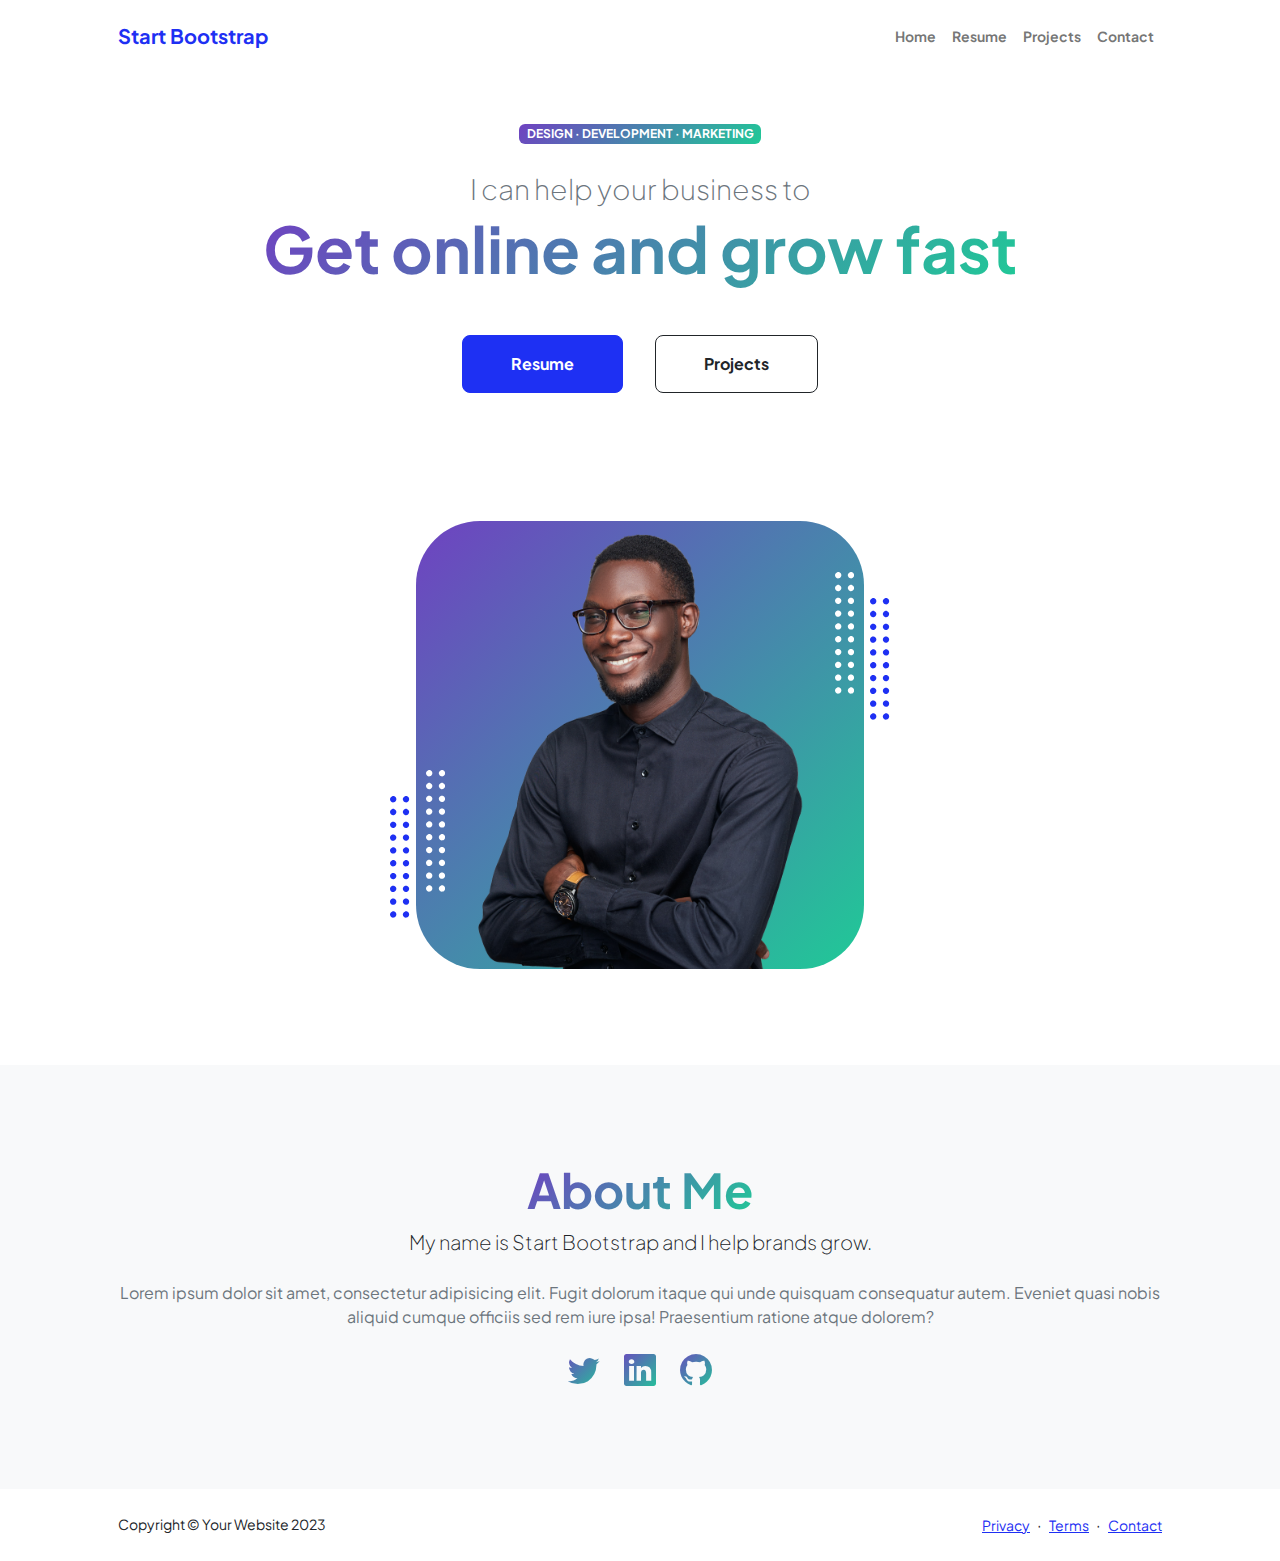
<file: index.html>
<!DOCTYPE html>
<html lang="en">
    <head>
        <meta charset="utf-8" />
        <meta name="viewport" content="width=device-width, initial-scale=1, shrink-to-fit=no" />
        <meta name="description" content="" />
        <meta name="author" content="" />
        <title>Personal - Start Bootstrap Theme</title>
        <!-- Favicon-->
        <link rel="icon" type="image/x-icon" href="assets/favicon.ico" />
        <!-- Custom Google font-->
        <link rel="preconnect" href="https://fonts.googleapis.com" />
        <link rel="preconnect" href="https://fonts.gstatic.com" crossorigin />
        <link href="https://fonts.googleapis.com/css2?family=Plus+Jakarta+Sans:wght@100;200;300;400;500;600;700;800;900&amp;display=swap" rel="stylesheet" />
        <!-- Bootstrap icons-->
        <link href="https://cdn.jsdelivr.net/npm/bootstrap-icons@1.8.1/font/bootstrap-icons.css" rel="stylesheet" />
        <!-- Core theme CSS (includes Bootstrap)-->
        <link href="css/styles.css" rel="stylesheet" />
    </head>
    <body class="d-flex flex-column h-100">
        <main class="flex-shrink-0">
            <!-- Navigation-->
            <nav class="navbar navbar-expand-lg navbar-light bg-white py-3">
                <div class="container px-5">
                    <a class="navbar-brand" href="index.html"><span class="fw-bolder text-primary">Start Bootstrap</span></a>
                    <button class="navbar-toggler" type="button" data-bs-toggle="collapse" data-bs-target="#navbarSupportedContent" aria-controls="navbarSupportedContent" aria-expanded="false" aria-label="Toggle navigation"><span class="navbar-toggler-icon"></span></button>
                    <div class="collapse navbar-collapse" id="navbarSupportedContent">
                        <ul class="navbar-nav ms-auto mb-2 mb-lg-0 small fw-bolder">
                            <li class="nav-item"><a class="nav-link" href="index.html">Home</a></li>
                            <li class="nav-item"><a class="nav-link" href="resume.html">Resume</a></li>
                            <li class="nav-item"><a class="nav-link" href="projects.html">Projects</a></li>
                            <li class="nav-item"><a class="nav-link" href="contact.html">Contact</a></li>
                        </ul>
                    </div>
                </div>
            </nav>
            <!-- Header-->
            <header class="py-5">
                <div class="container px-5 pb-5">
                    <div class="row gx-5 align-items-center">
                        <div class="col-xxl-5">
                            <!-- Header text content-->
                            <div class="text-center text-xxl-start">
                                <div class="badge bg-gradient-primary-to-secondary text-white mb-4"><div class="text-uppercase">Design &middot; Development &middot; Marketing</div></div>
                                <div class="fs-3 fw-light text-muted">I can help your business to</div>
                                <h1 class="display-3 fw-bolder mb-5"><span class="text-gradient d-inline">Get online and grow fast</span></h1>
                                <div class="d-grid gap-3 d-sm-flex justify-content-sm-center justify-content-xxl-start mb-3">
                                    <a class="btn btn-primary btn-lg px-5 py-3 me-sm-3 fs-6 fw-bolder" href="resume.html">Resume</a>
                                    <a class="btn btn-outline-dark btn-lg px-5 py-3 fs-6 fw-bolder" href="projects.html">Projects</a>
                                </div>
                            </div>
                        </div>
                        <div class="col-xxl-7">
                            <!-- Header profile picture-->
                            <div class="d-flex justify-content-center mt-5 mt-xxl-0">
                                <div class="profile bg-gradient-primary-to-secondary">
                                    <!-- TIP: For best results, use a photo with a transparent background like the demo example below-->
                                    <!-- Watch a tutorial on how to do this on YouTube (link)-->
                                    <img class="profile-img" src="assets/profile.png" alt="..." />
                                    <div class="dots-1">
                                        <!-- SVG Dots-->
                                        <svg version="1.1" xmlns="http://www.w3.org/2000/svg" xmlns:xlink="http://www.w3.org/1999/xlink" x="0px" y="0px" viewBox="0 0 191.6 1215.4" style="enable-background: new 0 0 191.6 1215.4" xml:space="preserve">
                                            <g transform="translate(0.000000,1280.000000) scale(0.100000,-0.100000)">
                                                <path d="M227.7,12788.6c-105-35-200-141-222-248c-43-206,163-412,369-369c155,32,275,190,260,339c-11,105-90,213-190,262        C383.7,12801.6,289.7,12808.6,227.7,12788.6z"></path>
                                                <path d="M1507.7,12788.6c-151-50-253-216-222-362c25-119,136-230,254-255c194-41,395,142,375,339c-11,105-90,213-190,262        C1663.7,12801.6,1569.7,12808.6,1507.7,12788.6z"></path>
                                                <path d="M227.7,11508.6c-105-35-200-141-222-248c-43-206,163-412,369-369c155,32,275,190,260,339c-11,105-90,213-190,262        C383.7,11521.6,289.7,11528.6,227.7,11508.6z"></path>
                                                <path d="M1507.7,11508.6c-151-50-253-216-222-362c25-119,136-230,254-255c194-41,395,142,375,339c-11,105-90,213-190,262        C1663.7,11521.6,1569.7,11528.6,1507.7,11508.6z"></path>
                                                <path d="M227.7,10228.6c-105-35-200-141-222-248c-43-206,163-412,369-369c155,32,275,190,260,339c-11,105-90,213-190,262        C383.7,10241.6,289.7,10248.6,227.7,10228.6z"></path>
                                                <path d="M1507.7,10228.6c-105-35-200-141-222-248c-43-206,163-412,369-369c155,32,275,190,260,339c-11,105-90,213-190,262        C1663.7,10241.6,1569.7,10248.6,1507.7,10228.6z"></path>
                                                <path d="M227.7,8948.6c-105-35-200-141-222-248c-43-206,163-412,369-369c155,32,275,190,260,339c-11,105-90,213-190,262        C383.7,8961.6,289.7,8968.6,227.7,8948.6z"></path>
                                                <path d="M1507.7,8948.6c-105-35-200-141-222-248c-43-206,163-412,369-369c155,32,275,190,260,339c-11,105-90,213-190,262        C1663.7,8961.6,1569.7,8968.6,1507.7,8948.6z"></path>
                                                <path d="M227.7,7668.6c-105-35-200-141-222-248c-43-206,163-412,369-369c155,32,275,190,260,339c-11,105-90,213-190,262        C383.7,7681.6,289.7,7688.6,227.7,7668.6z"></path>
                                                <path d="M1507.7,7668.6c-105-35-200-141-222-248c-43-206,163-412,369-369c155,32,275,190,260,339c-11,105-90,213-190,262        C1663.7,7681.6,1569.7,7688.6,1507.7,7668.6z"></path>
                                                <path d="M227.7,6388.6c-105-35-200-141-222-248c-43-206,163-412,369-369c155,32,275,190,260,339c-11,105-90,213-190,262        C383.7,6401.6,289.7,6408.6,227.7,6388.6z"></path>
                                                <path d="M1507.7,6388.6c-105-35-200-141-222-248c-43-206,163-412,369-369c155,32,275,190,260,339c-11,105-90,213-190,262        C1663.7,6401.6,1569.7,6408.6,1507.7,6388.6z"></path>
                                                <path d="M227.7,5108.6c-105-35-200-141-222-248c-43-206,163-412,369-369c155,32,275,190,260,339c-11,105-90,213-190,262        C383.7,5121.6,289.7,5128.6,227.7,5108.6z"></path>
                                                <path d="M1507.7,5108.6c-105-35-200-141-222-248c-43-206,163-412,369-369c155,32,275,190,260,339c-11,105-90,213-190,262        C1663.7,5121.6,1569.7,5128.6,1507.7,5108.6z"></path>
                                                <path d="M227.7,3828.6c-105-35-200-141-222-248c-43-206,163-412,369-369c155,32,275,190,260,339c-11,105-90,213-190,262        C383.7,3841.6,289.7,3848.6,227.7,3828.6z"></path>
                                                <path d="M1507.7,3828.6c-105-35-200-141-222-248c-43-206,163-412,369-369c155,32,275,190,260,339c-11,105-90,213-190,262        C1663.7,3841.6,1569.7,3848.6,1507.7,3828.6z"></path>
                                                <path d="M227.7,2548.6c-105-35-200-141-222-248c-43-206,163-412,369-369c155,32,275,190,260,339c-11,105-90,213-190,262        C383.7,2561.6,289.7,2568.6,227.7,2548.6z"></path>
                                                <path d="M1507.7,2548.6c-105-35-200-141-222-248c-43-206,163-412,369-369c155,32,275,190,260,339c-11,105-90,213-190,262        C1663.7,2561.6,1569.7,2568.6,1507.7,2548.6z"></path>
                                                <path d="M227.7,1268.6c-105-35-200-141-222-248c-43-206,163-412,369-369c155,32,275,190,260,339c-11,105-90,213-190,262        C383.7,1281.6,289.7,1288.6,227.7,1268.6z"></path>
                                                <path d="M1507.7,1268.6c-105-35-200-141-222-248c-43-206,163-412,369-369c155,32,275,190,260,339c-11,105-90,213-190,262        C1663.7,1281.6,1569.7,1288.6,1507.7,1268.6z"></path>
                                            </g>
                                        </svg>
                                        <!-- END of SVG dots-->
                                    </div>
                                    <div class="dots-2">
                                        <!-- SVG Dots-->
                                        <svg version="1.1" xmlns="http://www.w3.org/2000/svg" xmlns:xlink="http://www.w3.org/1999/xlink" x="0px" y="0px" viewBox="0 0 191.6 1215.4" style="enable-background: new 0 0 191.6 1215.4" xml:space="preserve">
                                            <g transform="translate(0.000000,1280.000000) scale(0.100000,-0.100000)">
                                                <path d="M227.7,12788.6c-105-35-200-141-222-248c-43-206,163-412,369-369c155,32,275,190,260,339c-11,105-90,213-190,262        C383.7,12801.6,289.7,12808.6,227.7,12788.6z"></path>
                                                <path d="M1507.7,12788.6c-151-50-253-216-222-362c25-119,136-230,254-255c194-41,395,142,375,339c-11,105-90,213-190,262        C1663.7,12801.6,1569.7,12808.6,1507.7,12788.6z"></path>
                                                <path d="M227.7,11508.6c-105-35-200-141-222-248c-43-206,163-412,369-369c155,32,275,190,260,339c-11,105-90,213-190,262        C383.7,11521.6,289.7,11528.6,227.7,11508.6z"></path>
                                                <path d="M1507.7,11508.6c-151-50-253-216-222-362c25-119,136-230,254-255c194-41,395,142,375,339c-11,105-90,213-190,262        C1663.7,11521.6,1569.7,11528.6,1507.7,11508.6z"></path>
                                                <path d="M227.7,10228.6c-105-35-200-141-222-248c-43-206,163-412,369-369c155,32,275,190,260,339c-11,105-90,213-190,262        C383.7,10241.6,289.7,10248.6,227.7,10228.6z"></path>
                                                <path d="M1507.7,10228.6c-105-35-200-141-222-248c-43-206,163-412,369-369c155,32,275,190,260,339c-11,105-90,213-190,262        C1663.7,10241.6,1569.7,10248.6,1507.7,10228.6z"></path>
                                                <path d="M227.7,8948.6c-105-35-200-141-222-248c-43-206,163-412,369-369c155,32,275,190,260,339c-11,105-90,213-190,262        C383.7,8961.6,289.7,8968.6,227.7,8948.6z"></path>
                                                <path d="M1507.7,8948.6c-105-35-200-141-222-248c-43-206,163-412,369-369c155,32,275,190,260,339c-11,105-90,213-190,262        C1663.7,8961.6,1569.7,8968.6,1507.7,8948.6z"></path>
                                                <path d="M227.7,7668.6c-105-35-200-141-222-248c-43-206,163-412,369-369c155,32,275,190,260,339c-11,105-90,213-190,262        C383.7,7681.6,289.7,7688.6,227.7,7668.6z"></path>
                                                <path d="M1507.7,7668.6c-105-35-200-141-222-248c-43-206,163-412,369-369c155,32,275,190,260,339c-11,105-90,213-190,262        C1663.7,7681.6,1569.7,7688.6,1507.7,7668.6z"></path>
                                                <path d="M227.7,6388.6c-105-35-200-141-222-248c-43-206,163-412,369-369c155,32,275,190,260,339c-11,105-90,213-190,262        C383.7,6401.6,289.7,6408.6,227.7,6388.6z"></path>
                                                <path d="M1507.7,6388.6c-105-35-200-141-222-248c-43-206,163-412,369-369c155,32,275,190,260,339c-11,105-90,213-190,262        C1663.7,6401.6,1569.7,6408.6,1507.7,6388.6z"></path>
                                                <path d="M227.7,5108.6c-105-35-200-141-222-248c-43-206,163-412,369-369c155,32,275,190,260,339c-11,105-90,213-190,262        C383.7,5121.6,289.7,5128.6,227.7,5108.6z"></path>
                                                <path d="M1507.7,5108.6c-105-35-200-141-222-248c-43-206,163-412,369-369c155,32,275,190,260,339c-11,105-90,213-190,262        C1663.7,5121.6,1569.7,5128.6,1507.7,5108.6z"></path>
                                                <path d="M227.7,3828.6c-105-35-200-141-222-248c-43-206,163-412,369-369c155,32,275,190,260,339c-11,105-90,213-190,262        C383.7,3841.6,289.7,3848.6,227.7,3828.6z"></path>
                                                <path d="M1507.7,3828.6c-105-35-200-141-222-248c-43-206,163-412,369-369c155,32,275,190,260,339c-11,105-90,213-190,262        C1663.7,3841.6,1569.7,3848.6,1507.7,3828.6z"></path>
                                                <path d="M227.7,2548.6c-105-35-200-141-222-248c-43-206,163-412,369-369c155,32,275,190,260,339c-11,105-90,213-190,262        C383.7,2561.6,289.7,2568.6,227.7,2548.6z"></path>
                                                <path d="M1507.7,2548.6c-105-35-200-141-222-248c-43-206,163-412,369-369c155,32,275,190,260,339c-11,105-90,213-190,262        C1663.7,2561.6,1569.7,2568.6,1507.7,2548.6z"></path>
                                                <path d="M227.7,1268.6c-105-35-200-141-222-248c-43-206,163-412,369-369c155,32,275,190,260,339c-11,105-90,213-190,262        C383.7,1281.6,289.7,1288.6,227.7,1268.6z"></path>
                                                <path d="M1507.7,1268.6c-105-35-200-141-222-248c-43-206,163-412,369-369c155,32,275,190,260,339c-11,105-90,213-190,262        C1663.7,1281.6,1569.7,1288.6,1507.7,1268.6z"></path>
                                            </g>
                                        </svg>
                                        <!-- END of SVG dots-->
                                    </div>
                                    <div class="dots-3">
                                        <!-- SVG Dots-->
                                        <svg version="1.1" xmlns="http://www.w3.org/2000/svg" xmlns:xlink="http://www.w3.org/1999/xlink" x="0px" y="0px" viewBox="0 0 191.6 1215.4" style="enable-background: new 0 0 191.6 1215.4" xml:space="preserve">
                                            <g transform="translate(0.000000,1280.000000) scale(0.100000,-0.100000)">
                                                <path d="M227.7,12788.6c-105-35-200-141-222-248c-43-206,163-412,369-369c155,32,275,190,260,339c-11,105-90,213-190,262        C383.7,12801.6,289.7,12808.6,227.7,12788.6z"></path>
                                                <path d="M1507.7,12788.6c-151-50-253-216-222-362c25-119,136-230,254-255c194-41,395,142,375,339c-11,105-90,213-190,262        C1663.7,12801.6,1569.7,12808.6,1507.7,12788.6z"></path>
                                                <path d="M227.7,11508.6c-105-35-200-141-222-248c-43-206,163-412,369-369c155,32,275,190,260,339c-11,105-90,213-190,262        C383.7,11521.6,289.7,11528.6,227.7,11508.6z"></path>
                                                <path d="M1507.7,11508.6c-151-50-253-216-222-362c25-119,136-230,254-255c194-41,395,142,375,339c-11,105-90,213-190,262        C1663.7,11521.6,1569.7,11528.6,1507.7,11508.6z"></path>
                                                <path d="M227.7,10228.6c-105-35-200-141-222-248c-43-206,163-412,369-369c155,32,275,190,260,339c-11,105-90,213-190,262        C383.7,10241.6,289.7,10248.6,227.7,10228.6z"></path>
                                                <path d="M1507.7,10228.6c-105-35-200-141-222-248c-43-206,163-412,369-369c155,32,275,190,260,339c-11,105-90,213-190,262        C1663.7,10241.6,1569.7,10248.6,1507.7,10228.6z"></path>
                                                <path d="M227.7,8948.6c-105-35-200-141-222-248c-43-206,163-412,369-369c155,32,275,190,260,339c-11,105-90,213-190,262        C383.7,8961.6,289.7,8968.6,227.7,8948.6z"></path>
                                                <path d="M1507.7,8948.6c-105-35-200-141-222-248c-43-206,163-412,369-369c155,32,275,190,260,339c-11,105-90,213-190,262        C1663.7,8961.6,1569.7,8968.6,1507.7,8948.6z"></path>
                                                <path d="M227.7,7668.6c-105-35-200-141-222-248c-43-206,163-412,369-369c155,32,275,190,260,339c-11,105-90,213-190,262        C383.7,7681.6,289.7,7688.6,227.7,7668.6z"></path>
                                                <path d="M1507.7,7668.6c-105-35-200-141-222-248c-43-206,163-412,369-369c155,32,275,190,260,339c-11,105-90,213-190,262        C1663.7,7681.6,1569.7,7688.6,1507.7,7668.6z"></path>
                                                <path d="M227.7,6388.6c-105-35-200-141-222-248c-43-206,163-412,369-369c155,32,275,190,260,339c-11,105-90,213-190,262        C383.7,6401.6,289.7,6408.6,227.7,6388.6z"></path>
                                                <path d="M1507.7,6388.6c-105-35-200-141-222-248c-43-206,163-412,369-369c155,32,275,190,260,339c-11,105-90,213-190,262        C1663.7,6401.6,1569.7,6408.6,1507.7,6388.6z"></path>
                                                <path d="M227.7,5108.6c-105-35-200-141-222-248c-43-206,163-412,369-369c155,32,275,190,260,339c-11,105-90,213-190,262        C383.7,5121.6,289.7,5128.6,227.7,5108.6z"></path>
                                                <path d="M1507.7,5108.6c-105-35-200-141-222-248c-43-206,163-412,369-369c155,32,275,190,260,339c-11,105-90,213-190,262        C1663.7,5121.6,1569.7,5128.6,1507.7,5108.6z"></path>
                                                <path d="M227.7,3828.6c-105-35-200-141-222-248c-43-206,163-412,369-369c155,32,275,190,260,339c-11,105-90,213-190,262        C383.7,3841.6,289.7,3848.6,227.7,3828.6z"></path>
                                                <path d="M1507.7,3828.6c-105-35-200-141-222-248c-43-206,163-412,369-369c155,32,275,190,260,339c-11,105-90,213-190,262        C1663.7,3841.6,1569.7,3848.6,1507.7,3828.6z"></path>
                                                <path d="M227.7,2548.6c-105-35-200-141-222-248c-43-206,163-412,369-369c155,32,275,190,260,339c-11,105-90,213-190,262        C383.7,2561.6,289.7,2568.6,227.7,2548.6z"></path>
                                                <path d="M1507.7,2548.6c-105-35-200-141-222-248c-43-206,163-412,369-369c155,32,275,190,260,339c-11,105-90,213-190,262        C1663.7,2561.6,1569.7,2568.6,1507.7,2548.6z"></path>
                                                <path d="M227.7,1268.6c-105-35-200-141-222-248c-43-206,163-412,369-369c155,32,275,190,260,339c-11,105-90,213-190,262        C383.7,1281.6,289.7,1288.6,227.7,1268.6z"></path>
                                                <path d="M1507.7,1268.6c-105-35-200-141-222-248c-43-206,163-412,369-369c155,32,275,190,260,339c-11,105-90,213-190,262        C1663.7,1281.6,1569.7,1288.6,1507.7,1268.6z"></path>
                                            </g>
                                        </svg>
                                        <!-- END of SVG dots-->
                                    </div>
                                    <div class="dots-4">
                                        <!-- SVG Dots-->
                                        <svg version="1.1" xmlns="http://www.w3.org/2000/svg" xmlns:xlink="http://www.w3.org/1999/xlink" x="0px" y="0px" viewBox="0 0 191.6 1215.4" style="enable-background: new 0 0 191.6 1215.4" xml:space="preserve">
                                            <g transform="translate(0.000000,1280.000000) scale(0.100000,-0.100000)">
                                                <path d="M227.7,12788.6c-105-35-200-141-222-248c-43-206,163-412,369-369c155,32,275,190,260,339c-11,105-90,213-190,262        C383.7,12801.6,289.7,12808.6,227.7,12788.6z"></path>
                                                <path d="M1507.7,12788.6c-151-50-253-216-222-362c25-119,136-230,254-255c194-41,395,142,375,339c-11,105-90,213-190,262        C1663.7,12801.6,1569.7,12808.6,1507.7,12788.6z"></path>
                                                <path d="M227.7,11508.6c-105-35-200-141-222-248c-43-206,163-412,369-369c155,32,275,190,260,339c-11,105-90,213-190,262        C383.7,11521.6,289.7,11528.6,227.7,11508.6z"></path>
                                                <path d="M1507.7,11508.6c-151-50-253-216-222-362c25-119,136-230,254-255c194-41,395,142,375,339c-11,105-90,213-190,262        C1663.7,11521.6,1569.7,11528.6,1507.7,11508.6z"></path>
                                                <path d="M227.7,10228.6c-105-35-200-141-222-248c-43-206,163-412,369-369c155,32,275,190,260,339c-11,105-90,213-190,262        C383.7,10241.6,289.7,10248.6,227.7,10228.6z"></path>
                                                <path d="M1507.7,10228.6c-105-35-200-141-222-248c-43-206,163-412,369-369c155,32,275,190,260,339c-11,105-90,213-190,262        C1663.7,10241.6,1569.7,10248.6,1507.7,10228.6z"></path>
                                                <path d="M227.7,8948.6c-105-35-200-141-222-248c-43-206,163-412,369-369c155,32,275,190,260,339c-11,105-90,213-190,262        C383.7,8961.6,289.7,8968.6,227.7,8948.6z"></path>
                                                <path d="M1507.7,8948.6c-105-35-200-141-222-248c-43-206,163-412,369-369c155,32,275,190,260,339c-11,105-90,213-190,262        C1663.7,8961.6,1569.7,8968.6,1507.7,8948.6z"></path>
                                                <path d="M227.7,7668.6c-105-35-200-141-222-248c-43-206,163-412,369-369c155,32,275,190,260,339c-11,105-90,213-190,262        C383.7,7681.6,289.7,7688.6,227.7,7668.6z"></path>
                                                <path d="M1507.7,7668.6c-105-35-200-141-222-248c-43-206,163-412,369-369c155,32,275,190,260,339c-11,105-90,213-190,262        C1663.7,7681.6,1569.7,7688.6,1507.7,7668.6z"></path>
                                                <path d="M227.7,6388.6c-105-35-200-141-222-248c-43-206,163-412,369-369c155,32,275,190,260,339c-11,105-90,213-190,262        C383.7,6401.6,289.7,6408.6,227.7,6388.6z"></path>
                                                <path d="M1507.7,6388.6c-105-35-200-141-222-248c-43-206,163-412,369-369c155,32,275,190,260,339c-11,105-90,213-190,262        C1663.7,6401.6,1569.7,6408.6,1507.7,6388.6z"></path>
                                                <path d="M227.7,5108.6c-105-35-200-141-222-248c-43-206,163-412,369-369c155,32,275,190,260,339c-11,105-90,213-190,262        C383.7,5121.6,289.7,5128.6,227.7,5108.6z"></path>
                                                <path d="M1507.7,5108.6c-105-35-200-141-222-248c-43-206,163-412,369-369c155,32,275,190,260,339c-11,105-90,213-190,262        C1663.7,5121.6,1569.7,5128.6,1507.7,5108.6z"></path>
                                                <path d="M227.7,3828.6c-105-35-200-141-222-248c-43-206,163-412,369-369c155,32,275,190,260,339c-11,105-90,213-190,262        C383.7,3841.6,289.7,3848.6,227.7,3828.6z"></path>
                                                <path d="M1507.7,3828.6c-105-35-200-141-222-248c-43-206,163-412,369-369c155,32,275,190,260,339c-11,105-90,213-190,262        C1663.7,3841.6,1569.7,3848.6,1507.7,3828.6z"></path>
                                                <path d="M227.7,2548.6c-105-35-200-141-222-248c-43-206,163-412,369-369c155,32,275,190,260,339c-11,105-90,213-190,262        C383.7,2561.6,289.7,2568.6,227.7,2548.6z"></path>
                                                <path d="M1507.7,2548.6c-105-35-200-141-222-248c-43-206,163-412,369-369c155,32,275,190,260,339c-11,105-90,213-190,262        C1663.7,2561.6,1569.7,2568.6,1507.7,2548.6z"></path>
                                                <path d="M227.7,1268.6c-105-35-200-141-222-248c-43-206,163-412,369-369c155,32,275,190,260,339c-11,105-90,213-190,262        C383.7,1281.6,289.7,1288.6,227.7,1268.6z"></path>
                                                <path d="M1507.7,1268.6c-105-35-200-141-222-248c-43-206,163-412,369-369c155,32,275,190,260,339c-11,105-90,213-190,262        C1663.7,1281.6,1569.7,1288.6,1507.7,1268.6z"></path>
                                            </g>
                                        </svg>
                                        <!-- END of SVG dots-->
                                    </div>
                                </div>
                            </div>
                        </div>
                    </div>
                </div>
            </header>
            <!-- About Section-->
            <section class="bg-light py-5">
                <div class="container px-5">
                    <div class="row gx-5 justify-content-center">
                        <div class="col-xxl-8">
                            <div class="text-center my-5">
                                <h2 class="display-5 fw-bolder"><span class="text-gradient d-inline">About Me</span></h2>
                                <p class="lead fw-light mb-4">My name is Start Bootstrap and I help brands grow.</p>
                                <p class="text-muted">Lorem ipsum dolor sit amet, consectetur adipisicing elit. Fugit dolorum itaque qui unde quisquam consequatur autem. Eveniet quasi nobis aliquid cumque officiis sed rem iure ipsa! Praesentium ratione atque dolorem?</p>
                                <div class="d-flex justify-content-center fs-2 gap-4">
                                    <a class="text-gradient" href="#!"><i class="bi bi-twitter"></i></a>
                                    <a class="text-gradient" href="#!"><i class="bi bi-linkedin"></i></a>
                                    <a class="text-gradient" href="#!"><i class="bi bi-github"></i></a>
                                </div>
                            </div>
                        </div>
                    </div>
                </div>
            </section>
        </main>
        <!-- Footer-->
        <footer class="bg-white py-4 mt-auto">
            <div class="container px-5">
                <div class="row align-items-center justify-content-between flex-column flex-sm-row">
                    <div class="col-auto"><div class="small m-0">Copyright &copy; Your Website 2023</div></div>
                    <div class="col-auto">
                        <a class="small" href="#!">Privacy</a>
                        <span class="mx-1">&middot;</span>
                        <a class="small" href="#!">Terms</a>
                        <span class="mx-1">&middot;</span>
                        <a class="small" href="#!">Contact</a>
                    </div>
                </div>
            </div>
        </footer>
        <!-- Bootstrap core JS-->
        <script src="https://cdn.jsdelivr.net/npm/bootstrap@5.2.3/dist/js/bootstrap.bundle.min.js"></script>
        <!-- Core theme JS-->
        <script src="js/scripts.js"></script>
    </body>
</html>
</file>
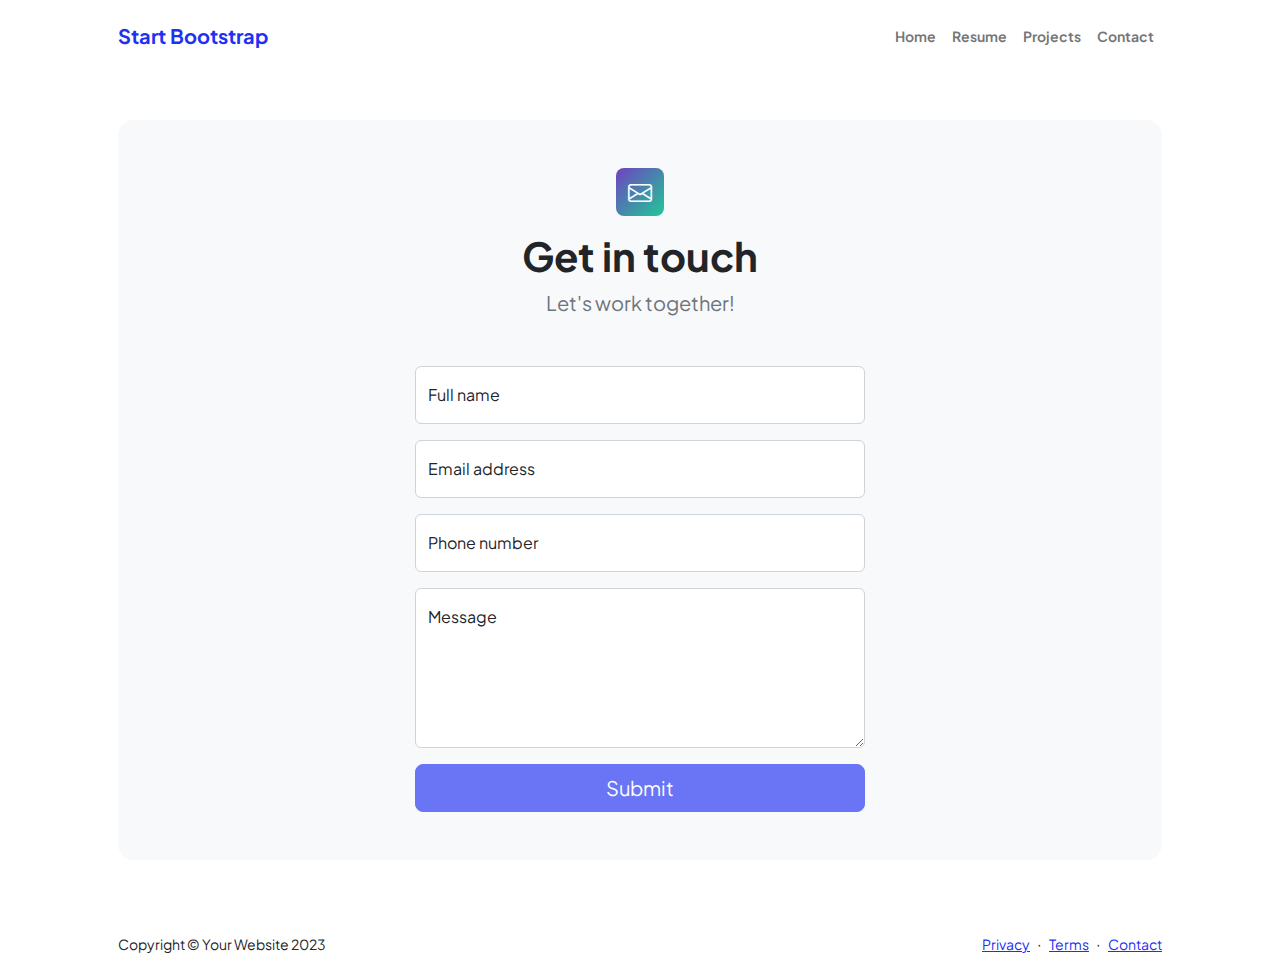
<file: contact.html>
<!DOCTYPE html>
<html lang="en">
    <head>
        <meta charset="utf-8" />
        <meta name="viewport" content="width=device-width, initial-scale=1, shrink-to-fit=no" />
        <meta name="description" content />
        <meta name="author" content />
        <title>Modern Business - Start Bootstrap Template</title>
        <!-- Favicon-->
        <link rel="icon" type="image/x-icon" href="assets/favicon.ico" />
        <!-- Custom Google font-->
        <link rel="preconnect" href="https://fonts.googleapis.com" />
        <link rel="preconnect" href="https://fonts.gstatic.com" crossorigin />
        <link href="https://fonts.googleapis.com/css2?family=Plus+Jakarta+Sans:wght@100;200;300;400;500;600;700;800;900&amp;display=swap" rel="stylesheet" />
        <!-- Bootstrap icons-->
        <link href="https://cdn.jsdelivr.net/npm/bootstrap-icons@1.8.1/font/bootstrap-icons.css" rel="stylesheet" />
        <!-- Core theme CSS (includes Bootstrap)-->
        <link href="css/styles.css" rel="stylesheet" />
    </head>
    <body class="d-flex flex-column">
        <main class="flex-shrink-0">
            <!-- Navigation-->
            <nav class="navbar navbar-expand-lg navbar-light bg-white py-3">
                <div class="container px-5">
                    <a class="navbar-brand" href="index.html"><span class="fw-bolder text-primary">Start Bootstrap</span></a>
                    <button class="navbar-toggler" type="button" data-bs-toggle="collapse" data-bs-target="#navbarSupportedContent" aria-controls="navbarSupportedContent" aria-expanded="false" aria-label="Toggle navigation"><span class="navbar-toggler-icon"></span></button>
                    <div class="collapse navbar-collapse" id="navbarSupportedContent">
                        <ul class="navbar-nav ms-auto mb-2 mb-lg-0 small fw-bolder">
                            <li class="nav-item"><a class="nav-link" href="index.html">Home</a></li>
                            <li class="nav-item"><a class="nav-link" href="resume.html">Resume</a></li>
                            <li class="nav-item"><a class="nav-link" href="projects.html">Projects</a></li>
                            <li class="nav-item"><a class="nav-link" href="contact.html">Contact</a></li>
                        </ul>
                    </div>
                </div>
            </nav>
            <!-- Page content-->
            <section class="py-5">
                <div class="container px-5">
                    <!-- Contact form-->
                    <div class="bg-light rounded-4 py-5 px-4 px-md-5">
                        <div class="text-center mb-5">
                            <div class="feature bg-primary bg-gradient-primary-to-secondary text-white rounded-3 mb-3"><i class="bi bi-envelope"></i></div>
                            <h1 class="fw-bolder">Get in touch</h1>
                            <p class="lead fw-normal text-muted mb-0">Let's work together!</p>
                        </div>
                        <div class="row gx-5 justify-content-center">
                            <div class="col-lg-8 col-xl-6">
                                <!-- * * * * * * * * * * * * * * *-->
                                <!-- * * SB Forms Contact Form * *-->
                                <!-- * * * * * * * * * * * * * * *-->
                                <!-- This form is pre-integrated with SB Forms.-->
                                <!-- To make this form functional, sign up at-->
                                <!-- https://startbootstrap.com/solution/contact-forms-->
                                <!-- to get an API token!-->
                                <form id="contactForm" data-sb-form-api-token="API_TOKEN">
                                    <!-- Name input-->
                                    <div class="form-floating mb-3">
                                        <input class="form-control" id="name" type="text" placeholder="Enter your name..." data-sb-validations="required" />
                                        <label for="name">Full name</label>
                                        <div class="invalid-feedback" data-sb-feedback="name:required">A name is required.</div>
                                    </div>
                                    <!-- Email address input-->
                                    <div class="form-floating mb-3">
                                        <input class="form-control" id="email" type="email" placeholder="name@example.com" data-sb-validations="required,email" />
                                        <label for="email">Email address</label>
                                        <div class="invalid-feedback" data-sb-feedback="email:required">An email is required.</div>
                                        <div class="invalid-feedback" data-sb-feedback="email:email">Email is not valid.</div>
                                    </div>
                                    <!-- Phone number input-->
                                    <div class="form-floating mb-3">
                                        <input class="form-control" id="phone" type="tel" placeholder="(123) 456-7890" data-sb-validations="required" />
                                        <label for="phone">Phone number</label>
                                        <div class="invalid-feedback" data-sb-feedback="phone:required">A phone number is required.</div>
                                    </div>
                                    <!-- Message input-->
                                    <div class="form-floating mb-3">
                                        <textarea class="form-control" id="message" type="text" placeholder="Enter your message here..." style="height: 10rem" data-sb-validations="required"></textarea>
                                        <label for="message">Message</label>
                                        <div class="invalid-feedback" data-sb-feedback="message:required">A message is required.</div>
                                    </div>
                                    <!-- Submit success message-->
                                    <!---->
                                    <!-- This is what your users will see when the form-->
                                    <!-- has successfully submitted-->
                                    <div class="d-none" id="submitSuccessMessage">
                                        <div class="text-center mb-3">
                                            <div class="fw-bolder">Form submission successful!</div>
                                            To activate this form, sign up at
                                            <br />
                                            <a href="https://startbootstrap.com/solution/contact-forms">https://startbootstrap.com/solution/contact-forms</a>
                                        </div>
                                    </div>
                                    <!-- Submit error message-->
                                    <!---->
                                    <!-- This is what your users will see when there is-->
                                    <!-- an error submitting the form-->
                                    <div class="d-none" id="submitErrorMessage"><div class="text-center text-danger mb-3">Error sending message!</div></div>
                                    <!-- Submit Button-->
                                    <div class="d-grid"><button class="btn btn-primary btn-lg disabled" id="submitButton" type="submit">Submit</button></div>
                                </form>
                            </div>
                        </div>
                    </div>
                </div>
            </section>
        </main>
        <!-- Footer-->
        <footer class="bg-white py-4 mt-auto">
            <div class="container px-5">
                <div class="row align-items-center justify-content-between flex-column flex-sm-row">
                    <div class="col-auto"><div class="small m-0">Copyright &copy; Your Website 2023</div></div>
                    <div class="col-auto">
                        <a class="small" href="#!">Privacy</a>
                        <span class="mx-1">&middot;</span>
                        <a class="small" href="#!">Terms</a>
                        <span class="mx-1">&middot;</span>
                        <a class="small" href="#!">Contact</a>
                    </div>
                </div>
            </div>
        </footer>
        <!-- Bootstrap core JS-->
        <script src="https://cdn.jsdelivr.net/npm/bootstrap@5.2.3/dist/js/bootstrap.bundle.min.js"></script>
        <!-- Core theme JS-->
        <script src="js/scripts.js"></script>
        <!-- * * * * * * * * * * * * * * * * * * * * * * * * * * * * * * * * * * * * * * * *-->
        <!-- * *                               SB Forms JS                               * *-->
        <!-- * * Activate your form at https://startbootstrap.com/solution/contact-forms * *-->
        <!-- * * * * * * * * * * * * * * * * * * * * * * * * * * * * * * * * * * * * * * * *-->
        <script src="https://cdn.startbootstrap.com/sb-forms-latest.js"></script>
    </body>
</html>
</file>
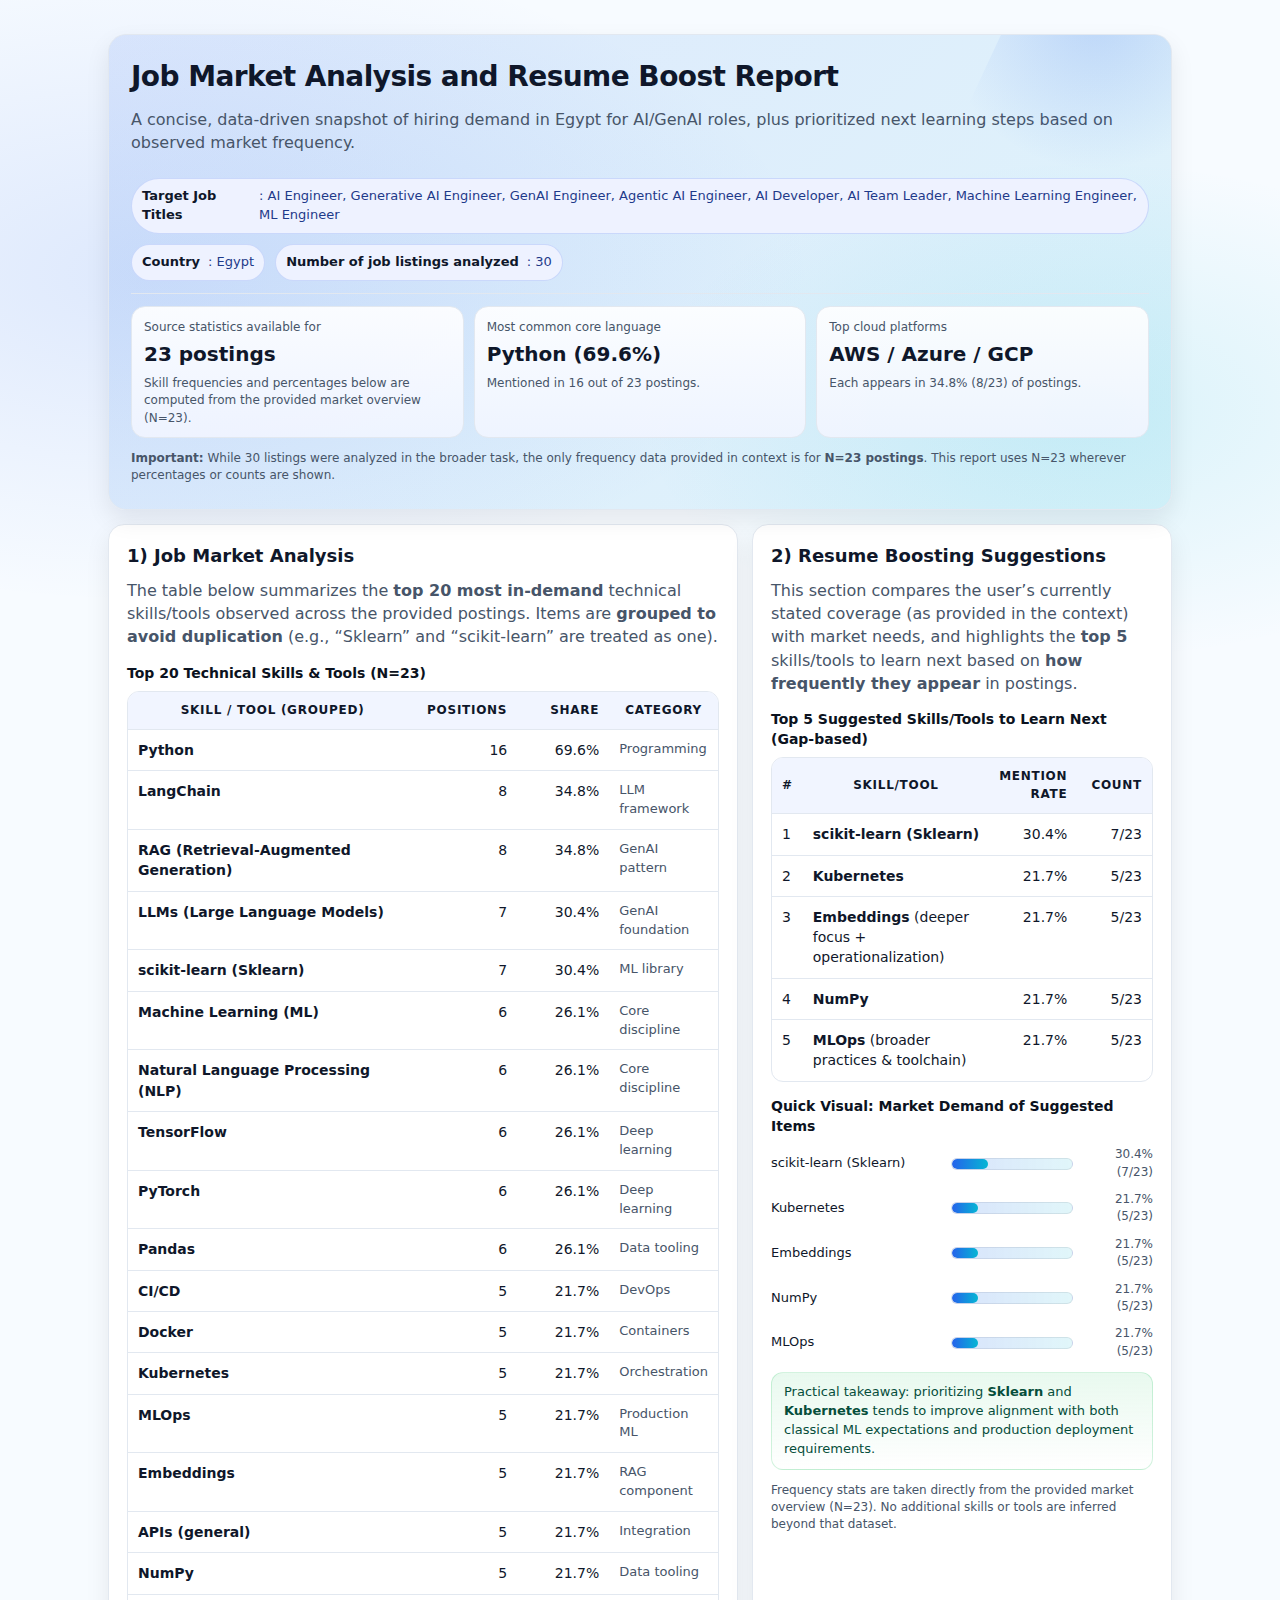
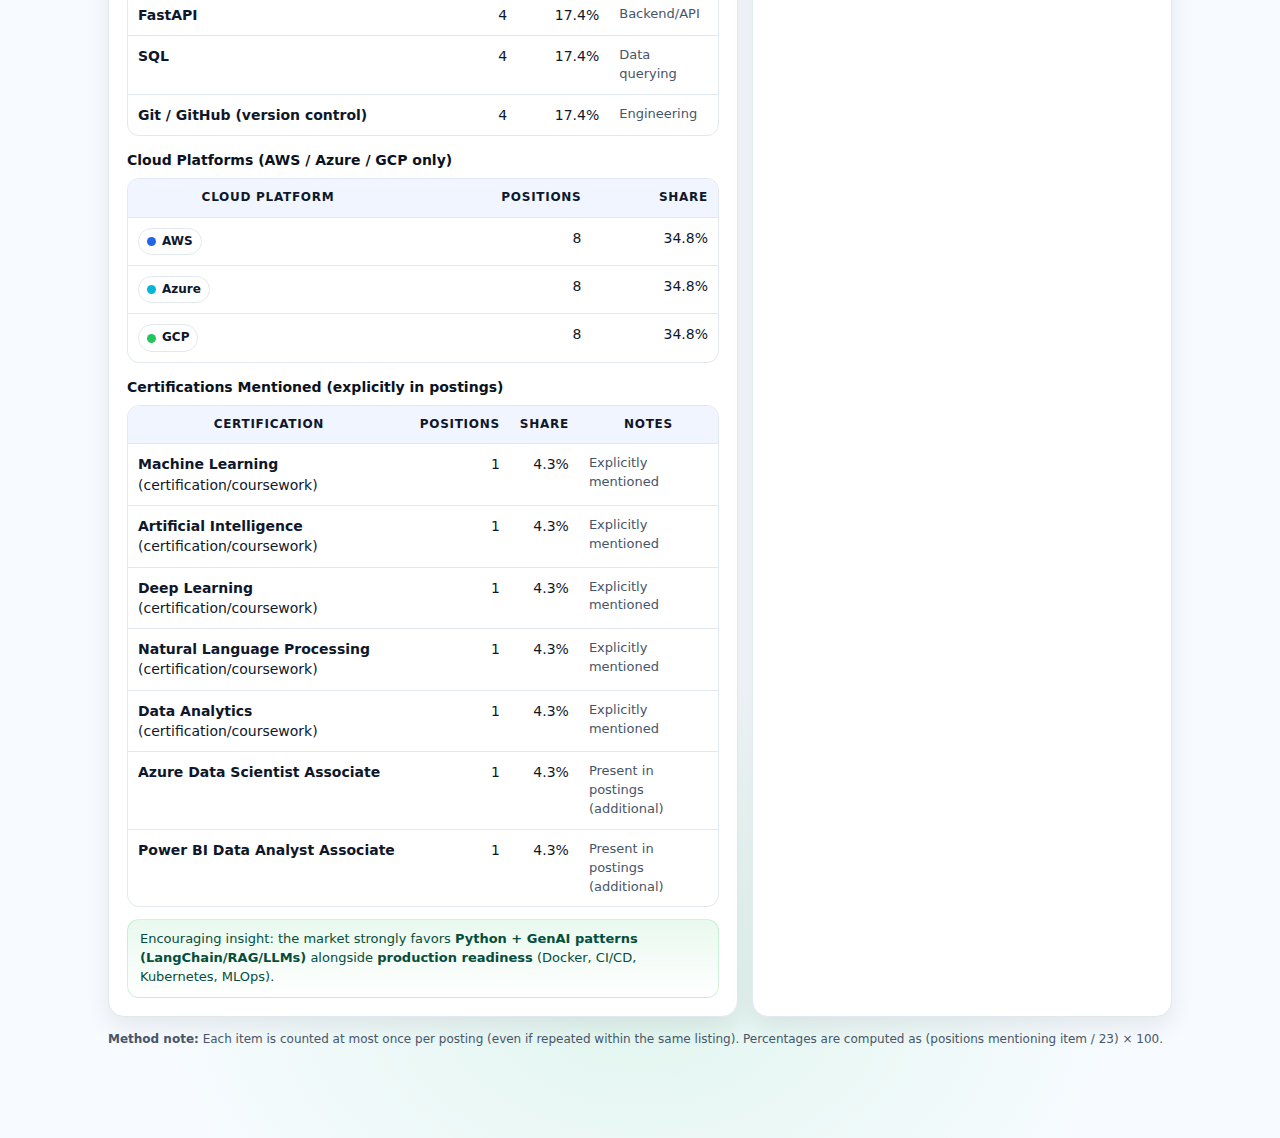
<file: job_market_report.html>
<!doctype html>
<html lang="en">
<head>
  <meta charset="utf-8" />
  <meta name="viewport" content="width=device-width, initial-scale=1" />
  <title>Job Market Analysis and Resume Boost Report</title>
  <style>
    :root{
      --bg:#f7fbff;
      --card:#ffffff;
      --text:#0f172a;
      --muted:#475569;
      --border:#e2e8f0;
      --shadow:0 10px 25px rgba(2,6,23,.08);
      --primary:#2563eb;
      --primary-2:#06b6d4;
      --accent:#22c55e;
      --warn:#f59e0b;
      --chip:#eef2ff;
      --tableHead:#f1f5ff;
    }
    *{box-sizing:border-box}
    body{
      margin:0;
      font-family: ui-sans-serif, system-ui, -apple-system, Segoe UI, Roboto, Helvetica, Arial, "Apple Color Emoji", "Segoe UI Emoji";
      color:var(--text);
      background:
        radial-gradient(1200px 600px at 12% 10%, rgba(37,99,235,.12), transparent 55%),
        radial-gradient(900px 500px at 85% 15%, rgba(6,182,212,.12), transparent 50%),
        radial-gradient(900px 600px at 50% 95%, rgba(34,197,94,.10), transparent 55%),
        var(--bg);
      line-height:1.45;
    }
    .wrap{max-width:1100px;margin:34px auto;padding:0 18px 48px}
    header{
      background:linear-gradient(135deg, rgba(37,99,235,.12), rgba(6,182,212,.10));
      border:1px solid var(--border);
      border-radius:18px;
      box-shadow:var(--shadow);
      padding:22px 22px 16px;
      position:relative;
      overflow:hidden;
    }
    header:before{
      content:"";
      position:absolute;
      inset:-80px -80px auto auto;
      width:260px;height:260px;
      background:radial-gradient(circle at 30% 30%, rgba(37,99,235,.18), transparent 60%);
      transform:rotate(25deg);
    }
    h1{margin:0 0 10px;font-size:28px;letter-spacing:-0.02em}
    .sub{color:var(--muted);margin:0 0 14px}
    .meta{
      display:flex;flex-wrap:wrap;gap:10px;
      padding:10px 0 0;margin:0;
      list-style:none;
    }
    .chip{
      background:var(--chip);
      border:1px solid rgba(37,99,235,.18);
      color:#1e3a8a;
      padding:8px 10px;
      border-radius:999px;
      font-size:13px;
      display:inline-flex;gap:8px;align-items:center;
    }
    .chip b{color:#0f172a}

    .grid{display:grid;grid-template-columns:1.2fr .8fr;gap:14px;margin-top:14px}
    @media (max-width: 900px){.grid{grid-template-columns:1fr}}

    section{
      background:var(--card);
      border:1px solid var(--border);
      border-radius:16px;
      box-shadow:var(--shadow);
      padding:18px;
    }
    h2{margin:0 0 10px;font-size:18px}
    h3{margin:14px 0 8px;font-size:14px;color:#0b1220}
    p{margin:8px 0;color:var(--muted)}

    .kpiRow{display:grid;grid-template-columns:repeat(3,1fr);gap:10px}
    @media (max-width: 700px){.kpiRow{grid-template-columns:1fr}}
    .kpi{
      border:1px solid var(--border);
      border-radius:14px;
      padding:12px 12px 10px;
      background:linear-gradient(180deg, rgba(255,255,255,.9), rgba(241,245,255,.9));
    }
    .kpi .label{font-size:12px;color:var(--muted)}
    .kpi .val{font-size:20px;font-weight:750;margin-top:4px}
    .kpi .hint{font-size:12px;color:var(--muted);margin-top:6px}

    table{width:100%;border-collapse:separate;border-spacing:0;overflow:hidden;border-radius:12px;border:1px solid var(--border)}
    thead th{
      background:var(--tableHead);
      color:#0f172a;
      font-size:12px;
      text-transform:uppercase;
      letter-spacing:.06em;
      padding:10px;
      border-bottom:1px solid var(--border);
    }
    tbody td{padding:10px;border-bottom:1px solid var(--border);font-size:14px;color:#0f172a;vertical-align:top}
    tbody tr:last-child td{border-bottom:none}
    tbody td.small{font-size:13px;color:var(--muted)}
    .right{text-align:right}

    .badge{
      display:inline-flex;align-items:center;gap:6px;
      padding:4px 8px;border-radius:999px;font-size:12px;border:1px solid var(--border);
      background:#fff;
    }
    .dot{width:9px;height:9px;border-radius:50%}
    .d1{background:var(--primary)}
    .d2{background:var(--primary-2)}
    .d3{background:var(--accent)}
    .d4{background:var(--warn)}

    .barWrap{display:grid;gap:10px;margin-top:10px}
    .barItem{display:grid;grid-template-columns:170px 1fr 70px;gap:10px;align-items:center}
    @media (max-width: 700px){.barItem{grid-template-columns:1fr;gap:6px}}
    .barLabel{font-size:13px;color:#0f172a}
    .bar{
      height:12px;border-radius:999px;
      background:linear-gradient(90deg, rgba(37,99,235,.18), rgba(6,182,212,.12));
      border:1px solid rgba(2,6,23,.08);
      overflow:hidden;
    }
    .fill{
      height:100%;border-radius:999px;
      background:linear-gradient(90deg, var(--primary), var(--primary-2));
      width:0;
    }
    .barVal{font-size:12px;color:var(--muted);text-align:right}

    .note{
      margin-top:12px;
      padding:10px 12px;
      border-radius:12px;
      background:linear-gradient(180deg, rgba(34,197,94,.10), rgba(255,255,255,.95));
      border:1px solid rgba(34,197,94,.20);
      color:#064e3b;
      font-size:13px;
    }
    .foot{color:var(--muted);font-size:12px;margin-top:12px}
    .sep{height:1px;background:var(--border);margin:12px 0}

    /* Print-friendly */
    @media print{
      body{background:#fff}
      header, section{box-shadow:none}
    }
  </style>
</head>
<body>
  <div class="wrap">
    <header>
      <h1>Job Market Analysis and Resume Boost Report</h1>
      <p class="sub">A concise, data-driven snapshot of hiring demand in Egypt for AI/GenAI roles, plus prioritized next learning steps based on observed market frequency.</p>
      <ul class="meta">
        <li class="chip"><b>Target Job Titles</b>: AI Engineer, Generative AI Engineer, GenAI Engineer, Agentic AI Engineer, AI Developer, AI Team Leader, Machine Learning Engineer, ML Engineer</li>
        <li class="chip"><b>Country</b>: Egypt</li>
        <li class="chip"><b>Number of job listings analyzed</b>: 30</li>
      </ul>
      <div class="sep"></div>
      <div class="kpiRow">
        <div class="kpi">
          <div class="label">Source statistics available for</div>
          <div class="val">23 postings</div>
          <div class="hint">Skill frequencies and percentages below are computed from the provided market overview (N=23).</div>
        </div>
        <div class="kpi">
          <div class="label">Most common core language</div>
          <div class="val">Python (69.6%)</div>
          <div class="hint">Mentioned in 16 out of 23 postings.</div>
        </div>
        <div class="kpi">
          <div class="label">Top cloud platforms</div>
          <div class="val">AWS / Azure / GCP</div>
          <div class="hint">Each appears in 34.8% (8/23) of postings.</div>
        </div>
      </div>
      <p class="foot"><b>Important:</b> While 30 listings were analyzed in the broader task, the only frequency data provided in context is for <b>N=23 postings</b>. This report uses N=23 wherever percentages or counts are shown.</p>
    </header>

    <div class="grid">
      <section>
        <h2>1) Job Market Analysis</h2>
        <p>
          The table below summarizes the <b>top 20 most in-demand</b> technical skills/tools observed across the provided postings.
          Items are <b>grouped to avoid duplication</b> (e.g., “Sklearn” and “scikit-learn” are treated as one).
        </p>

        <h3>Top 20 Technical Skills & Tools (N=23)</h3>
        <table>
          <thead>
            <tr>
              <th style="width:52%">Skill / Tool (grouped)</th>
              <th class="right" style="width:16%">Positions</th>
              <th class="right" style="width:16%">Share</th>
              <th style="width:16%">Category</th>
            </tr>
          </thead>
          <tbody>
            <tr><td><b>Python</b></td><td class="right">16</td><td class="right">69.6%</td><td class="small">Programming</td></tr>
            <tr><td><b>LangChain</b></td><td class="right">8</td><td class="right">34.8%</td><td class="small">LLM framework</td></tr>
            <tr><td><b>RAG (Retrieval-Augmented Generation)</b></td><td class="right">8</td><td class="right">34.8%</td><td class="small">GenAI pattern</td></tr>
            <tr><td><b>LLMs (Large Language Models)</b></td><td class="right">7</td><td class="right">30.4%</td><td class="small">GenAI foundation</td></tr>
            <tr><td><b>scikit-learn (Sklearn)</b></td><td class="right">7</td><td class="right">30.4%</td><td class="small">ML library</td></tr>
            <tr><td><b>Machine Learning (ML)</b></td><td class="right">6</td><td class="right">26.1%</td><td class="small">Core discipline</td></tr>
            <tr><td><b>Natural Language Processing (NLP)</b></td><td class="right">6</td><td class="right">26.1%</td><td class="small">Core discipline</td></tr>
            <tr><td><b>TensorFlow</b></td><td class="right">6</td><td class="right">26.1%</td><td class="small">Deep learning</td></tr>
            <tr><td><b>PyTorch</b></td><td class="right">6</td><td class="right">26.1%</td><td class="small">Deep learning</td></tr>
            <tr><td><b>Pandas</b></td><td class="right">6</td><td class="right">26.1%</td><td class="small">Data tooling</td></tr>
            <tr><td><b>CI/CD</b></td><td class="right">5</td><td class="right">21.7%</td><td class="small">DevOps</td></tr>
            <tr><td><b>Docker</b></td><td class="right">5</td><td class="right">21.7%</td><td class="small">Containers</td></tr>
            <tr><td><b>Kubernetes</b></td><td class="right">5</td><td class="right">21.7%</td><td class="small">Orchestration</td></tr>
            <tr><td><b>MLOps</b></td><td class="right">5</td><td class="right">21.7%</td><td class="small">Production ML</td></tr>
            <tr><td><b>Embeddings</b></td><td class="right">5</td><td class="right">21.7%</td><td class="small">RAG component</td></tr>
            <tr><td><b>APIs (general)</b></td><td class="right">5</td><td class="right">21.7%</td><td class="small">Integration</td></tr>
            <tr><td><b>NumPy</b></td><td class="right">5</td><td class="right">21.7%</td><td class="small">Data tooling</td></tr>
            <tr><td><b>FastAPI</b></td><td class="right">4</td><td class="right">17.4%</td><td class="small">Backend/API</td></tr>
            <tr><td><b>SQL</b></td><td class="right">4</td><td class="right">17.4%</td><td class="small">Data querying</td></tr>
            <tr><td><b>Git / GitHub (version control)</b></td><td class="right">4</td><td class="right">17.4%</td><td class="small">Engineering</td></tr>
          </tbody>
        </table>

        <h3>Cloud Platforms (AWS / Azure / GCP only)</h3>
        <table>
          <thead>
            <tr>
              <th>Cloud Platform</th>
              <th class="right">Positions</th>
              <th class="right">Share</th>
            </tr>
          </thead>
          <tbody>
            <tr><td><span class="badge"><span class="dot d1"></span><b>AWS</b></span></td><td class="right">8</td><td class="right">34.8%</td></tr>
            <tr><td><span class="badge"><span class="dot d2"></span><b>Azure</b></span></td><td class="right">8</td><td class="right">34.8%</td></tr>
            <tr><td><span class="badge"><span class="dot d3"></span><b>GCP</b></span></td><td class="right">8</td><td class="right">34.8%</td></tr>
          </tbody>
        </table>

        <h3>Certifications Mentioned (explicitly in postings)</h3>
        <table>
          <thead>
            <tr>
              <th>Certification</th>
              <th class="right">Positions</th>
              <th class="right">Share</th>
              <th>Notes</th>
            </tr>
          </thead>
          <tbody>
            <tr><td><b>Machine Learning</b> (certification/coursework)</td><td class="right">1</td><td class="right">4.3%</td><td class="small">Explicitly mentioned</td></tr>
            <tr><td><b>Artificial Intelligence</b> (certification/coursework)</td><td class="right">1</td><td class="right">4.3%</td><td class="small">Explicitly mentioned</td></tr>
            <tr><td><b>Deep Learning</b> (certification/coursework)</td><td class="right">1</td><td class="right">4.3%</td><td class="small">Explicitly mentioned</td></tr>
            <tr><td><b>Natural Language Processing</b> (certification/coursework)</td><td class="right">1</td><td class="right">4.3%</td><td class="small">Explicitly mentioned</td></tr>
            <tr><td><b>Data Analytics</b> (certification/coursework)</td><td class="right">1</td><td class="right">4.3%</td><td class="small">Explicitly mentioned</td></tr>
            <tr><td><b>Azure Data Scientist Associate</b></td><td class="right">1</td><td class="right">4.3%</td><td class="small">Present in postings (additional)</td></tr>
            <tr><td><b>Power BI Data Analyst Associate</b></td><td class="right">1</td><td class="right">4.3%</td><td class="small">Present in postings (additional)</td></tr>
          </tbody>
        </table>

        <div class="note">
          Encouraging insight: the market strongly favors <b>Python + GenAI patterns (LangChain/RAG/LLMs)</b> alongside <b>production readiness</b> (Docker, CI/CD, Kubernetes, MLOps).
        </div>
      </section>

      <section>
        <h2>2) Resume Boosting Suggestions</h2>
        <p>
          This section compares the user’s currently stated coverage (as provided in the context) with market needs, and highlights the <b>top 5</b>
          skills/tools to learn next based on <b>how frequently they appear</b> in postings.
        </p>

        <h3>Top 5 Suggested Skills/Tools to Learn Next (Gap-based)</h3>
        <table>
          <thead>
            <tr>
              <th style="width:8%">#</th>
              <th style="width:52%">Skill/Tool</th>
              <th class="right" style="width:20%">Mention rate</th>
              <th class="right" style="width:20%">Count</th>
            </tr>
          </thead>
          <tbody>
            <tr><td>1</td><td><b>scikit-learn (Sklearn)</b></td><td class="right">30.4%</td><td class="right">7/23</td></tr>
            <tr><td>2</td><td><b>Kubernetes</b></td><td class="right">21.7%</td><td class="right">5/23</td></tr>
            <tr><td>3</td><td><b>Embeddings</b> (deeper focus + operationalization)</td><td class="right">21.7%</td><td class="right">5/23</td></tr>
            <tr><td>4</td><td><b>NumPy</b></td><td class="right">21.7%</td><td class="right">5/23</td></tr>
            <tr><td>5</td><td><b>MLOps</b> (broader practices & toolchain)</td><td class="right">21.7%</td><td class="right">5/23</td></tr>
          </tbody>
        </table>

        <h3>Quick Visual: Market Demand of Suggested Items</h3>
        <div class="barWrap" aria-label="Bar chart of mention rates">
          <div class="barItem">
            <div class="barLabel">scikit-learn (Sklearn)</div>
            <div class="bar"><div class="fill" style="width:30.4%"></div></div>
            <div class="barVal">30.4% (7/23)</div>
          </div>
          <div class="barItem">
            <div class="barLabel">Kubernetes</div>
            <div class="bar"><div class="fill" style="width:21.7%"></div></div>
            <div class="barVal">21.7% (5/23)</div>
          </div>
          <div class="barItem">
            <div class="barLabel">Embeddings</div>
            <div class="bar"><div class="fill" style="width:21.7%"></div></div>
            <div class="barVal">21.7% (5/23)</div>
          </div>
          <div class="barItem">
            <div class="barLabel">NumPy</div>
            <div class="bar"><div class="fill" style="width:21.7%"></div></div>
            <div class="barVal">21.7% (5/23)</div>
          </div>
          <div class="barItem">
            <div class="barLabel">MLOps</div>
            <div class="bar"><div class="fill" style="width:21.7%"></div></div>
            <div class="barVal">21.7% (5/23)</div>
          </div>
        </div>

        <div class="note">
          Practical takeaway: prioritizing <b>Sklearn</b> and <b>Kubernetes</b> tends to improve alignment with both classical ML expectations and production deployment requirements.
        </div>

        <p class="foot">
          Frequency stats are taken directly from the provided market overview (N=23). No additional skills or tools are inferred beyond that dataset.
        </p>
      </section>
    </div>

    <p class="foot" style="margin-top:14px">
      <b>Method note:</b> Each item is counted at most once per posting (even if repeated within the same listing). Percentages are computed as (positions mentioning item / 23) × 100.
    </p>
  </div>
</body>
</html>
</file>
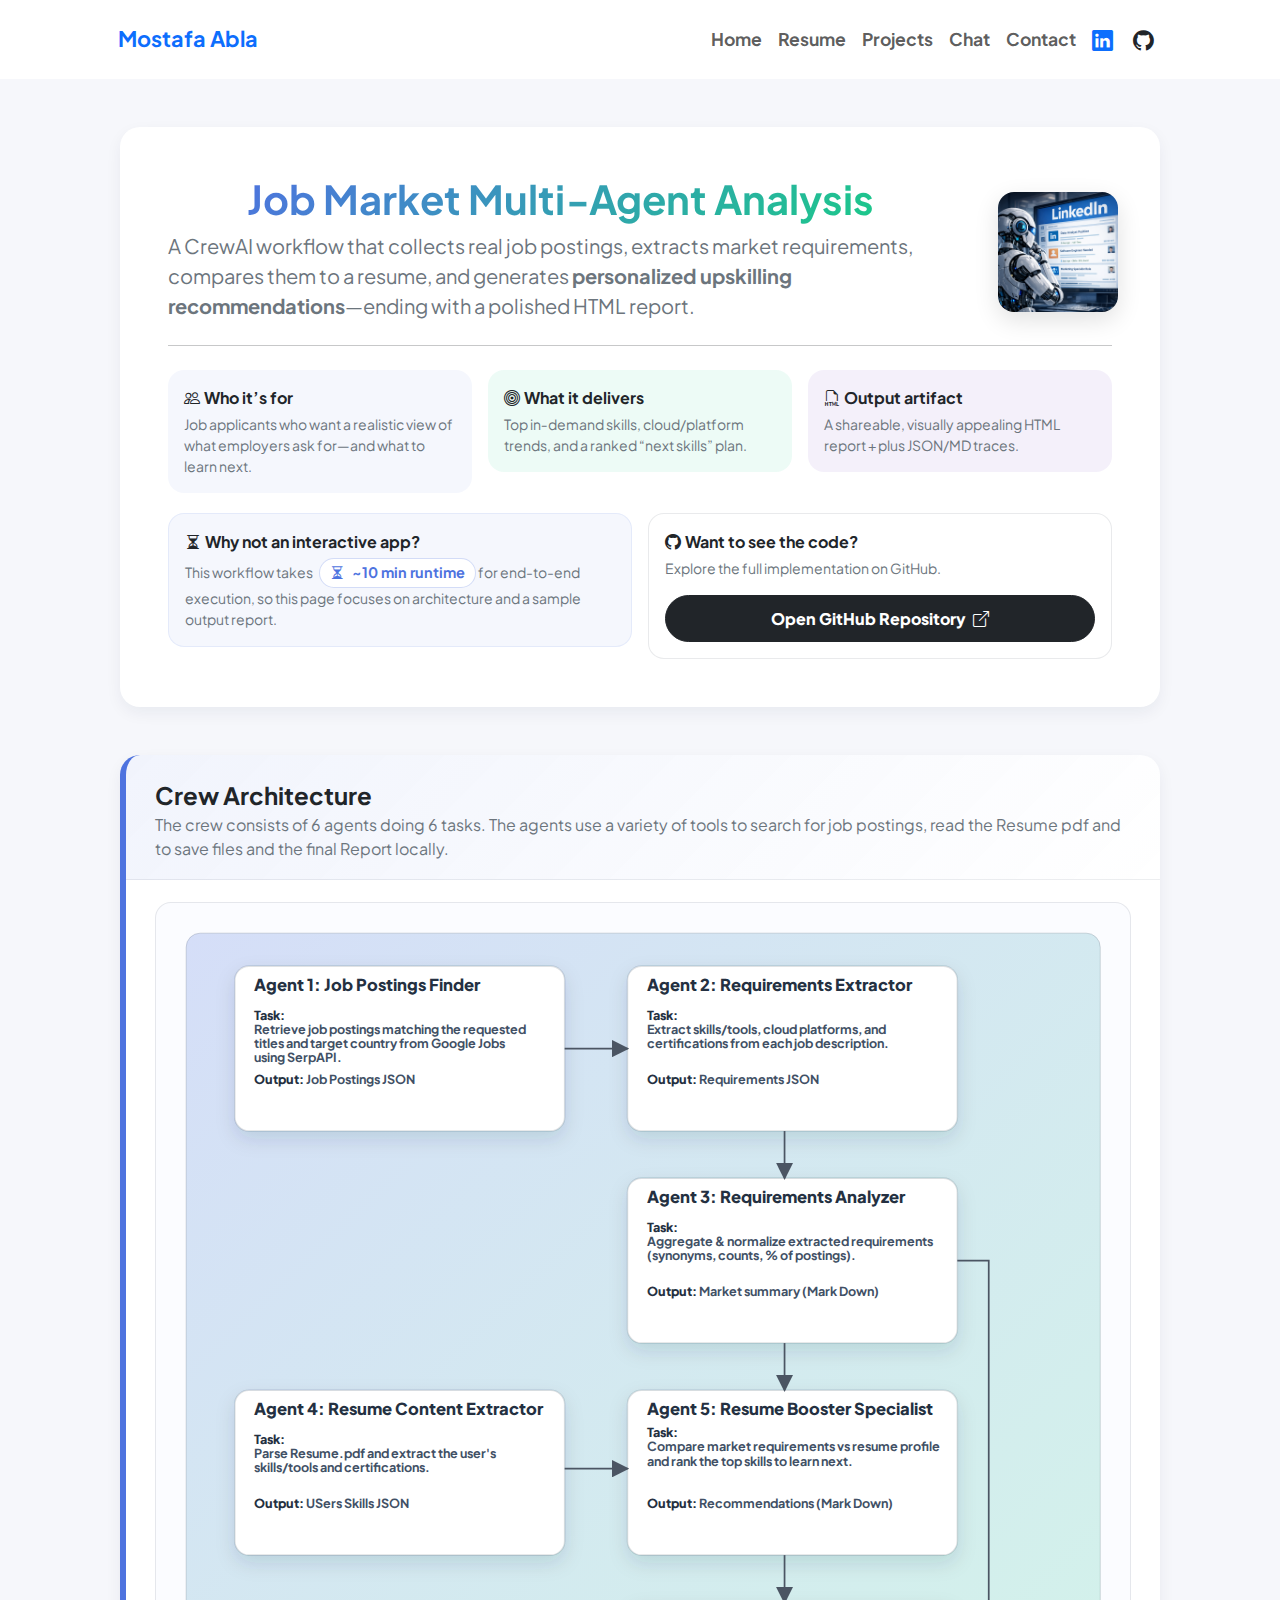
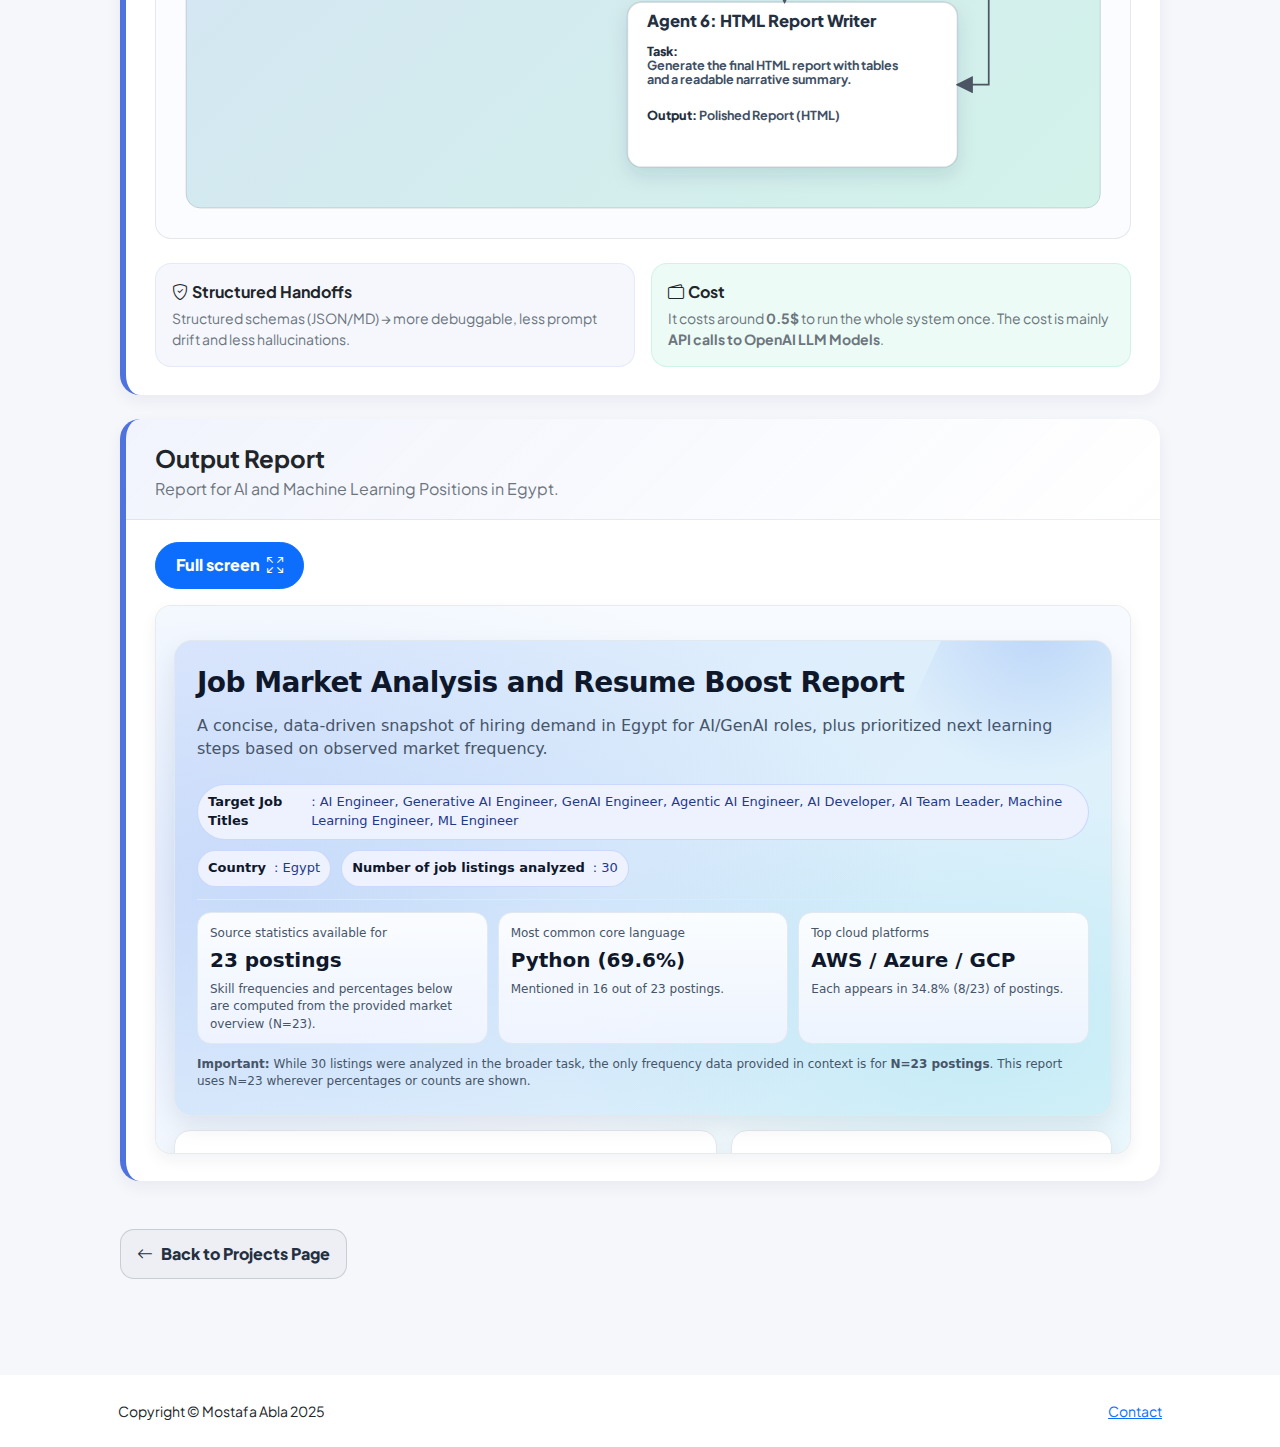
<file: project-job-market-analysis.html>
<!DOCTYPE html>
<html lang="en">
  <head>
    <meta charset="utf-8" />
    <meta name="viewport" content="width=device-width, initial-scale=1" />
    <title>Job Market Multi‑Agent Analysis – Mostafa Abla</title>
    <!-- Favicon-->
    <link rel="icon" type="image/x-icon" href="assets/favicon.ico" />
    <!-- Google font -->
    <link rel="preconnect" href="https://fonts.googleapis.com" />
    <link rel="preconnect" href="https://fonts.gstatic.com" crossorigin />
    <link href="https://fonts.googleapis.com/css2?family=Plus+Jakarta+Sans:wght@300;400;600;700;800&display=swap" rel="stylesheet" />

    <!-- Bootstrap + icons -->
    <link href="https://cdn.jsdelivr.net/npm/bootstrap@5.3.3/dist/css/bootstrap.min.css" rel="stylesheet" />
    <link href="https://cdn.jsdelivr.net/npm/bootstrap-icons@1.11.3/font/bootstrap-icons.css" rel="stylesheet" />

    <!-- Inline styles (keeps the same look & feel as projects.html) -->
    <style>
      :root{
        --brand-primary:#4e73df;
        --brand-secondary:#1cc88a;
        --text-strong:#243041;
        --text-muted:#6c757d;
        --card-bg:#ffffff;
        --thumb-bg:#f1f3f5;
      }

      body{font-family:"Plus Jakarta Sans",sans-serif;background:#f6f7fb;}

      .page-wrap{max-width: 1040px;margin:0 auto;width:100%;}

      .text-gradient{
        background:linear-gradient(135deg,var(--brand-primary),var(--brand-secondary));
        -webkit-background-clip:text;background-clip:text;color:transparent;
      }

      .soft-card{
        border:0;border-radius:1.25rem;
        background:var(--card-bg);
        box-shadow:0 6px 16px rgba(18,38,63,.06);
        overflow:hidden;
      }

      .section-card{
        border:0;border-radius:1.25rem;
        background:var(--card-bg);
        box-shadow:0 6px 16px rgba(18,38,63,.06);
        overflow:hidden;
        border-left:6px solid var(--brand-primary);
      }
	  .hero-logo {
		position: absolute;
		top: 65px;
		right: 42px;
		z-index: 2;
		filter: saturate(0.95);
	  }
	  
	  .hero-logo img {
	    width: 120px;
	    height: auto;
	    border-radius: 16px;
	    box-shadow: 0 8px 24px rgba(0,0,0,.12);
	  }
	  
	  .hero-text-pad{
	    padding-right: 160px; /* reserve space for the logo */
	  }

	  .soft-card {
		position: relative;
	  }

      .section-hd{
        padding: 1.6rem 1.8rem 1.1rem;
        background: linear-gradient(135deg, rgba(78,115,223,.08), transparent);
        border-bottom: 1px solid rgba(36,48,65,.08);
      }

      .section-bd{ padding: 1.4rem 1.8rem 1.7rem; }

      .badge-soft{
        background:rgba(36,48,65,.06);
        color:#415065;border:1px solid rgba(36,48,65,.08);
        font-weight:700;
      }
	  
	  .why-badge {
		  display: inline-flex;
		  align-items: center;
		  gap: 4px;
		  padding: 3px 10px;       /* ⬅ increased from 2px 8px */
		  border-radius: 999px;
		  font-size: 0.9rem;        /* ⬅ increased from 0.75rem */
		  font-weight: 700;         /* slightly bolder, increased from 600 */
		  background: #ffffff;
		  color: #4e73df;
		  border: 1px solid rgba(78,115,223,.25);
		  white-space: nowrap;
	   }

      .btn-ghost{
        --bs-btn-color:var(--brand-primary);
        --bs-btn-border-color:var(--brand-primary);
        --bs-btn-hover-color:#fff;
        --bs-btn-hover-bg:var(--brand-primary);
        --bs-btn-hover-border-color:var(--brand-primary);
        border-radius:999px;
        font-weight:800;
        padding:.6rem 1.2rem;
      }

      .btn-solid{
        border-radius:999px;
        font-weight:800;
        padding:.65rem 1.25rem;
      }

      /* Back-to-projects button: visually distinct (exit navigation) */
      .btn-back{
        border-radius: 14px;
        font-weight: 900;
        padding: .75rem 1rem;
        border: 1px solid rgba(36,48,65,.18);
        background: rgba(36,48,65,.04);
        color: #243041;
      }
      .btn-back:hover{
        background: rgba(36,48,65,.08);
        color:#111827;
        border-color: rgba(36,48,65,.24);
      }

      .mono{
        font-family: ui-monospace, SFMono-Regular, Menlo, Monaco, Consolas, "Liberation Mono", "Courier New", monospace;
      }

      /* --- Architecture diagram --- */
      .diagram-wrap{background: #fbfcff;border:1px solid rgba(36,48,65,.10);border-radius:1rem;padding:1rem;overflow:auto;}
      svg{max-width:100%;height:auto;}

      /* --- Report preview --- */
      .report-frame{
        width:100%;
        border:1px solid rgba(36,48,65,.10);
        border-radius: 1rem;
        background:#fff;
        box-shadow: 0 6px 16px rgba(18,38,63,.06);
      }

      .hint{color:var(--text-muted);}

      /* Navbar tweaks (match projects.html hover behavior) */
      .navbar-brand { text-decoration:none; }
      .navbar-brand:hover { opacity:0.9; font-weight:700 !important; font-size:1.75rem; }
      .navbar-nav .nav-link { font-weight:700 !important; font-size:1.1rem; }

      
      /* Gradient helper used by CTA (matches the template utility class) */
      .bg-gradient-primary-to-secondary{
        background: linear-gradient(135deg, var(--brand-primary), var(--brand-secondary));
      }

      @media (max-width: 992px){
        .section-hd{padding:1.25rem 1.25rem .9rem}
        .section-bd{padding:1.1rem 1.25rem 1.35rem}
		  .hero-logo {
			position: static;
			width: 100%;
			display: flex;
			justify-content: center;  /* centers the logo */
			margin: 0 0 1rem 0;       /* spacing below the logo */
		  }

		  .hero-logo img {
			width: 90px;   /* or 96px */
			height: auto;
		  }
		  
		  .hero-text-pad{
			padding-right: 0; /* no reservation on small screens */
		  }
      }
    </style>
  </head>

  <body class="d-flex flex-column min-vh-100">
    <main class="flex-shrink-0">

      <!-- Navigation (reused from projects.html for consistency) -->
      <nav class="navbar navbar-expand-lg navbar-light bg-white py-3">
		  <div class="container px-5">
			<!-- Brand / Home link -->
			<a class="navbar-brand fw-bolder text-primary" href="index.html" style="font-size: 1.35rem;">Mostafa Abla</a>

			<button
			  class="navbar-toggler"
			  type="button"
			  data-bs-toggle="collapse"
			  data-bs-target="#navbarSupportedContent"
			  aria-controls="navbarSupportedContent"
			  aria-expanded="false"
			  aria-label="Toggle navigation"
			>
			  <span class="navbar-toggler-icon"></span>
			</button>

			<div class="collapse navbar-collapse" id="navbarSupportedContent">
			  <ul class="navbar-nav ms-auto mb-2 mb-lg-0 small fw-bolder align-items-center">
			    <li class="nav-item"><a class="nav-link" href="index.html">Home</a></li>
				<li class="nav-item"><a class="nav-link" href="resume.html">Resume</a></li>
				<li class="nav-item"><a class="nav-link" href="projects.html">Projects</a></li>
				<li class="nav-item"><a class="nav-link" href="javascript:void(0);" onclick="if(window.cwOpen)window.cwOpen();">Chat</a></li>
				<li class="nav-item"><a class="nav-link" href="contact.html">Contact</a></li>

				<!-- LinkedIn -->
				<li class="nav-item">
				  <a href="http://linkedin.com/in/mostafa-abla-984a5820a/" target="_blank" class="nav-link text-primary me-1">
					<i class="bi bi-linkedin" style="font-size: 1.3rem;"></i>
				  </a>
				</li>

				<!-- GitHub -->
				<li class="nav-item">
				  <a href="https://github.com/Mostafa-M-Abla" target="_blank" class="nav-link text-dark">
					<i class="bi bi-github" style="font-size: 1.3rem;"></i>
				  </a>
				</li>
			  </ul>
			</div>
		  </div>
		</nav>

      <!-- Hero -->
      <header class="py-5">
        <div class="container px-4 px-md-5">
          <div class="page-wrap">
            <div class="soft-card p-4 p-md-5">
			  <div class="hero-logo">
				 <img src="assets/job_app.png" alt="Job Market Analysis Logo">
			  </div>
              <div class="d-flex flex-column flex-lg-row gap-4 align-items-start align-items-lg-center justify-content-between">
                <div style="flex:1;" class="hero-text-pad">
                  <h1 class="display-6 fw-bolder mb-2 text-center"><span class="text-gradient d-inline">Job Market Multi‑Agent Analysis</span></h1>
                  <p class="mb-0 hint fs-5">
                    A CrewAI workflow that collects real job postings, extracts market requirements, compares them to a resume, and generates
                    <b>personalized upskilling recommendations</b>—ending with a polished HTML report.
                  </p>
                </div>
              </div>

              <hr class="my-4" />

              <div class="row g-3">
                <div class="col-md-4">
                  <div class="p-3 rounded-4" style="background:rgba(78,115,223,.06);">
                    <div class="fw-bolder mb-1"><i class="bi bi-people me-1"></i>Who it’s for</div>
                    <div class="small hint mb-0">Job applicants who want a realistic view of what employers ask for—and what to learn next.</div>
                  </div>
                </div>
                <div class="col-md-4">
                  <div class="p-3 rounded-4" style="background:rgba(28,200,138,.08);">
                    <div class="fw-bolder mb-1"><i class="bi bi-bullseye me-1"></i>What it delivers</div>
                    <div class="small hint mb-0">Top in‑demand skills, cloud/platform trends, and a ranked “next skills” plan.</div>
                  </div>
                </div>
                <div class="col-md-4">
                  <div class="p-3 rounded-4" style="background:rgba(111,66,193,.08);">
                    <div class="fw-bolder mb-1"><i class="bi bi-filetype-html me-1"></i>Output artifact</div>
                    <div class="small hint mb-0">A shareable, visually appealing HTML report + plus JSON/MD traces.</div>
                  </div>
                </div>
              </div>

              <div class="row g-3 mt-1">
                <div class="col-md-6">
                  <div class="p-3 rounded-4 h-80" style="background:rgba(78,115,223,.06); border:1px solid rgba(78,115,223,.10);">
                    <div class="fw-bolder mb-1"><i class="bi bi-hourglass-split me-1"></i>Why not an interactive app?</div>
						<div class="small hint mb-0">
						  This workflow takes
						  <span class="why-badge ms-1">
							<i class="bi bi-hourglass-split me-1"></i>
							~10 min runtime
						  </span>
						  for end-to-end execution, so this page focuses on architecture and a sample output report.
						</div>
                  </div>
                </div>
                <div class="col-md-6">
                  <div class="p-3 rounded-4 h-80 d-flex flex-column justify-content-between" style="background:#ffffff; border:1px solid rgba(36,48,65,.10);">
                    <div>
                      <div class="fw-bolder mb-1"><i class="bi bi-github me-1"></i>Want to see the code?</div>
                      <div class="small hint mb-3">Explore the full implementation on GitHub.</div>
                    </div>
                    <a class="btn btn-dark btn-solid w-100" href="https://github.com/Mostafa-M-Abla/job-market-analysis" target="_blank" rel="noopener">
                      Open GitHub Repository <i class="bi bi-box-arrow-up-right ms-1"></i>
                    </a>
                  </div>
                </div>
              </div>

            </div>
          </div>
        </div>
      </header>

      <!-- Content -->
      <section class="pb-5">
        <div class="container px-4 px-md-5">
          <div class="page-wrap">

            
            <!-- Architecture (expanded diagram) -->
            <div class="section-card mb-4">
              <div class="section-hd">
                <h2 class="h4 fw-bolder mb-1">Crew Architecture</h2>
                <p class="mb-0 hint">
                  The crew consists of 6 agents doing 6 tasks. The agents use a variety of tools to search for job postings, read the Resume pdf and to save files and the final Report locally.
                </p>
              </div>
              <div class="section-bd">
                <div class="diagram-wrap">
                  
                  <svg viewBox="0 0 1200 1150" role="img" aria-label="CrewAI architecture diagram (agent, tool, task, output)">
                    <defs>
                      <linearGradient id="g1" x1="0" y1="0" x2="1" y2="1">
                        <stop offset="0" stop-color="#4e73df" stop-opacity="0.22"/>
                        <stop offset="1" stop-color="#1cc88a" stop-opacity="0.18"/>
                      </linearGradient>
                      <filter id="shadow" x="-20%" y="-20%" width="140%" height="140%">
                        <feDropShadow dx="0" dy="10" stdDeviation="12" flood-color="#12263f" flood-opacity="0.12"/>
                      </filter>
                      <marker id="arrow" viewBox="0 0 10 10" refX="9" refY="5" markerWidth="10" markerHeight="10" orient="auto">
                        <path d="M 0 0 L 10 5 L 0 10 z" fill="#4b5563"/>
                      </marker>

                      <style>
                        .pane{fill:url(#g1);stroke:rgba(36,48,65,.18);stroke-width:1.2;}
                        .node{fill:#fff;stroke:rgba(36,48,65,.14);stroke-width:2;rx:18;filter:url(#shadow);}
                        /* +30% font sizes */
                        .h1{font:800 21px 'Plus Jakarta Sans', sans-serif; fill:#243041;}
                        .h2{font:700 16px 'Plus Jakarta Sans', sans-serif; fill:#415065;}
                        .t{font:600 15px 'Plus Jakarta Sans', sans-serif; fill:#6c757d;}
                        .edge{stroke:#4b5563;stroke-width:2.2;fill:none;marker-end:url(#arrow);}
                        .pill{font:800 15px 'Plus Jakarta Sans', sans-serif; fill:#415065;}
                        .pillbox{fill:rgba(255,255,255,.85);stroke:rgba(36,48,65,.12);stroke-width:1;}
                        .label{font:800 16px 'Plus Jakarta Sans', sans-serif; fill:#243041;}
                        .k{font:800 16px 'Plus Jakarta Sans', sans-serif; fill:#4e73df;}
                      </style>

                    </defs>

                    <!-- Background -->
                    <rect class="pane" x="18" y="18" width="1164" height="1114" rx="18" />

<!-- Agent 1 -->
					<g>
					  <rect class="node" x="80" y="60" width="420" height="210" />

					  <text class="h1" x="105" y="92">
						Agent 1: Job Postings Finder
					  </text>

					  <!-- Task -->
					  <text class="h2" x="105" y="128">
						<tspan class="label">Task:</tspan>
						<tspan x="105" dy="18">
						  Retrieve job postings matching the requested
						</tspan>
						<tspan x="105" dy="18">
						  titles and target country from Google Jobs
						</tspan>
						<tspan x="105" dy="18">
						  using SerpAPI.
						</tspan>
					  </text>

					  <!-- Output (reduced spacing) -->
					  <text class="h2" x="105" y="210">
						<tspan class="label">Output:</tspan>
						<tspan> Job Postings JSON</tspan>
					  </text>
					</g>
<!-- Agent 2 -->
                    <g>
                      <rect class="node" x="580" y="60" width="420" height="210" />
                      <text class="h1" x="605" y="92">Agent 2: Requirements Extractor</text>

                      <!-- Task -->
                      <text class="h2" x="605" y="128">
                        <tspan class="label">Task:</tspan>
                        <tspan x="605" dy="18">
                          Extract skills/tools, cloud platforms, and
                        </tspan>
                        <tspan x="605" dy="18">
                          certifications from each job description.
                        </tspan>
                      </text>

                      <!-- Output -->
                      <text class="h2" x="605" y="210">
                        <tspan class="label">Output:</tspan>
                        <tspan> Requirements JSON</tspan>
                      </text>
                    </g>
<!-- Agent 3 -->
                    <g>
                      <rect class="node" x="580" y="330" width="420" height="210" />
                      <text class="h1" x="605" y="362">Agent 3: Requirements Analyzer</text>

                      <!-- Task -->
                      <text class="h2" x="605" y="398">
                        <tspan class="label">Task:</tspan>
                        <tspan x="605" dy="18">
                          Aggregate & normalize extracted requirements
                        </tspan>
                        <tspan x="605" dy="18">
                          (synonyms, counts, % of postings).
                        </tspan>
                      </text>

                      <!-- Output -->
                      <text class="h2" x="605" y="480">
                        <tspan class="label">Output:</tspan>
                        <tspan> Market summary (Mark Down)</tspan>
                      </text>
                    </g>
<!-- Agent 4 -->
                    <g>
                      <rect class="node" x="80" y="600" width="420" height="210" />
                      <text class="h1" x="105" y="632">Agent 4: Resume Content Extractor</text>

                      <!-- Task -->
                      <text class="h2" x="105" y="668">
                        <tspan class="label">Task:</tspan>
                        <tspan x="105" dy="18">
                          Parse Resume.pdf and extract the user's
                        </tspan>
                        <tspan x="105" dy="18">
                          skills/tools and certifications.
                        </tspan>
                      </text>

                      <!-- Output -->
                      <text class="h2" x="105" y="750">
                        <tspan class="label">Output:</tspan>
                        <tspan> USers Skills JSON</tspan>
                      </text>
                    </g>
<!-- Agent 5 -->
                    <g>
                      <rect class="node" x="580" y="600" width="420" height="210" />
                      <text class="h1" x="605" y="632">Agent 5: Resume Booster Specialist</text>

                      <!-- Task -->
                      <text class="h2" x="605" y="660">
                        <tspan class="label">Task:</tspan>
                        <tspan x="605" dy="18">
                          Compare market requirements vs resume profile
                        </tspan>
                        <tspan x="605" dy="18">
                          and rank the top skills to learn next.
                        </tspan>
                      </text>

                      <!-- Output -->
                      <text class="h2" x="605" y="750">
                        <tspan class="label">Output:</tspan>
                        <tspan> Recommendations (Mark Down)</tspan>
                      </text>
                    </g>
<!-- Agent 6 -->
                    <g>
                      <rect class="node" x="580" y="870" width="420" height="210" />
                      <text class="h1" x="605" y="902">Agent 6: HTML Report Writer</text>

                      <!-- Task -->
                      <text class="h2" x="605" y="938">
                        <tspan class="label">Task:</tspan>
                        <tspan x="605" dy="18">
                          Generate the final HTML report with tables
                        </tspan>
                        <tspan x="605" dy="18">
                          and a readable narrative summary.
                        </tspan>
                      </text>

                      <!-- Output -->
                      <text class="h2" x="605" y="1020">
                        <tspan class="label">Output:</tspan>
                        <tspan> Polished Report (HTML)</tspan>
                      </text>
                    </g>

                    
                    <!-- Arrows (clean, spaced, non-overlapping) -->
                    <g>
                      <!-- A1 -> A2 -->
                      <path class="edge" d="M 500 165 L 580 165" />
                      <!-- A2 -> A3 -->
                      <path class="edge" d="M 780 270 L 780 330" />
                      <!-- A3 -> A5 -->
                      <path class="edge" d="M 780 540 L 780 600" />
                      <!-- A4 -> A5 -->
                      <path class="edge" d="M 500 700 L 580 700" />
                      <!-- A5 -> A6 -->
                      <path class="edge" d="M 780 810 L 780 870" />
					  <!-- A3 -> A6 -->
     				  <path class="edge" d="M 1000 435 L 1040 435 L 1040 975 L 1000 975"/>
                    </g>
    
                  </svg>

                </div>

                <!-- Short notes (things not on the diagram) -->
                <div class="mt-4">
                  <div class="row g-3">
                    <div class="col-lg-6">
                      <div class="p-3 rounded-4" style="background:rgba(78,115,223,.06); border:1px solid rgba(78,115,223,.10);">
                        <div class="fw-bolder mb-1"><i class="bi bi-shield-check me-1"></i>Structured Handoffs</div>
                        <div class="small hint mb-0">
                          Structured schemas (JSON/MD) → more debuggable, less prompt drift and less hallucinations.
                        </div>
                      </div>
                    </div>
                    <div class="col-lg-6">
                      <div class="p-3 rounded-4" style="background:rgba(28,200,138,.08); border:1px solid rgba(28,200,138,.14);">
                        <div class="fw-bolder mb-1"><i class="bi bi-wallet2 me-1"></i>Cost</div>
                        <div class="small hint mb-0">
                          It costs around <span class="fw-bold">0.5$</span> to run the whole system once. The cost is mainly <span class="fw-bold"> API calls to OpenAI LLM Models</span>.
                        </div>
                      </div>
                    </div>
                  </div>
                </div>

              </div>
            </div>


            <!-- Report display -->
            <div class="section-card mb-5">
              <div class="section-hd">
                <h2 class="h4 fw-bolder mb-1">Output Report</h2>
                <p class="mb-0 hint">Report for AI and Machine Learning Positions in Egypt.</p>
              </div>
              <div class="section-bd">
                <div class="d-flex flex-wrap gap-2 mb-3">
                  <button id="btnFullscreenReport" class="btn btn-primary btn-solid" type="button">
                    Full screen <i class="bi bi-arrows-fullscreen ms-1"></i>
                  </button>
                </div>

                <div class="collapse show" id="inlineReport">
                  <div class="ratio ratio-16x9">
                    <iframe id="reportIframe" class="report-frame" title="Job Market Report Preview" src="job_market_report.html" loading="lazy"></iframe>
                  </div>
                </div>
              </div>
            </div>
            <div class="d-flex justify-content-start mb-5">
              <a class="btn btn-back" href="projects.html">
                <i class="bi bi-arrow-left me-2"></i>Back to Projects Page
              </a>
            </div>
          </div>
        </div>
      </section>
    </main>

    <!-- Footer (reused from projects.html) -->
    <footer class="bg-white py-4 mt-auto">
		<div class="container px-5">
			<div class="row align-items-center justify-content-between flex-column flex-sm-row">
				<div class="col-auto"><div class="small m-0">Copyright &copy; Mostafa Abla 2025</div></div>
				<div class="col-auto">
					<a class="small" href="contact.html">Contact</a>
				</div>
			</div>
		</div>
	</footer>

    <script src="https://cdn.jsdelivr.net/npm/bootstrap@5.3.3/dist/js/bootstrap.bundle.min.js"></script>
  
    <script>
      (function () {
        const btn = document.getElementById('btnFullscreenReport');
        const iframe = document.getElementById('reportIframe');
        if (!btn || !iframe) return;

        btn.addEventListener('click', async () => {
          try {
            if (document.fullscreenElement) {
              await document.exitFullscreen();
              return;
            }
            const el = iframe;
            if (el.requestFullscreen) {
              await el.requestFullscreen();
            } else if (el.webkitRequestFullscreen) {
              el.webkitRequestFullscreen();
            } else if (el.msRequestFullscreen) {
              el.msRequestFullscreen();
            } else {
              window.open('job_market_report.html', '_blank', 'noopener');
            }
          } catch (e) {
            window.open('job_market_report.html', '_blank', 'noopener');
          }
        });
      })();
    </script>

  </body>
</html>
</file>
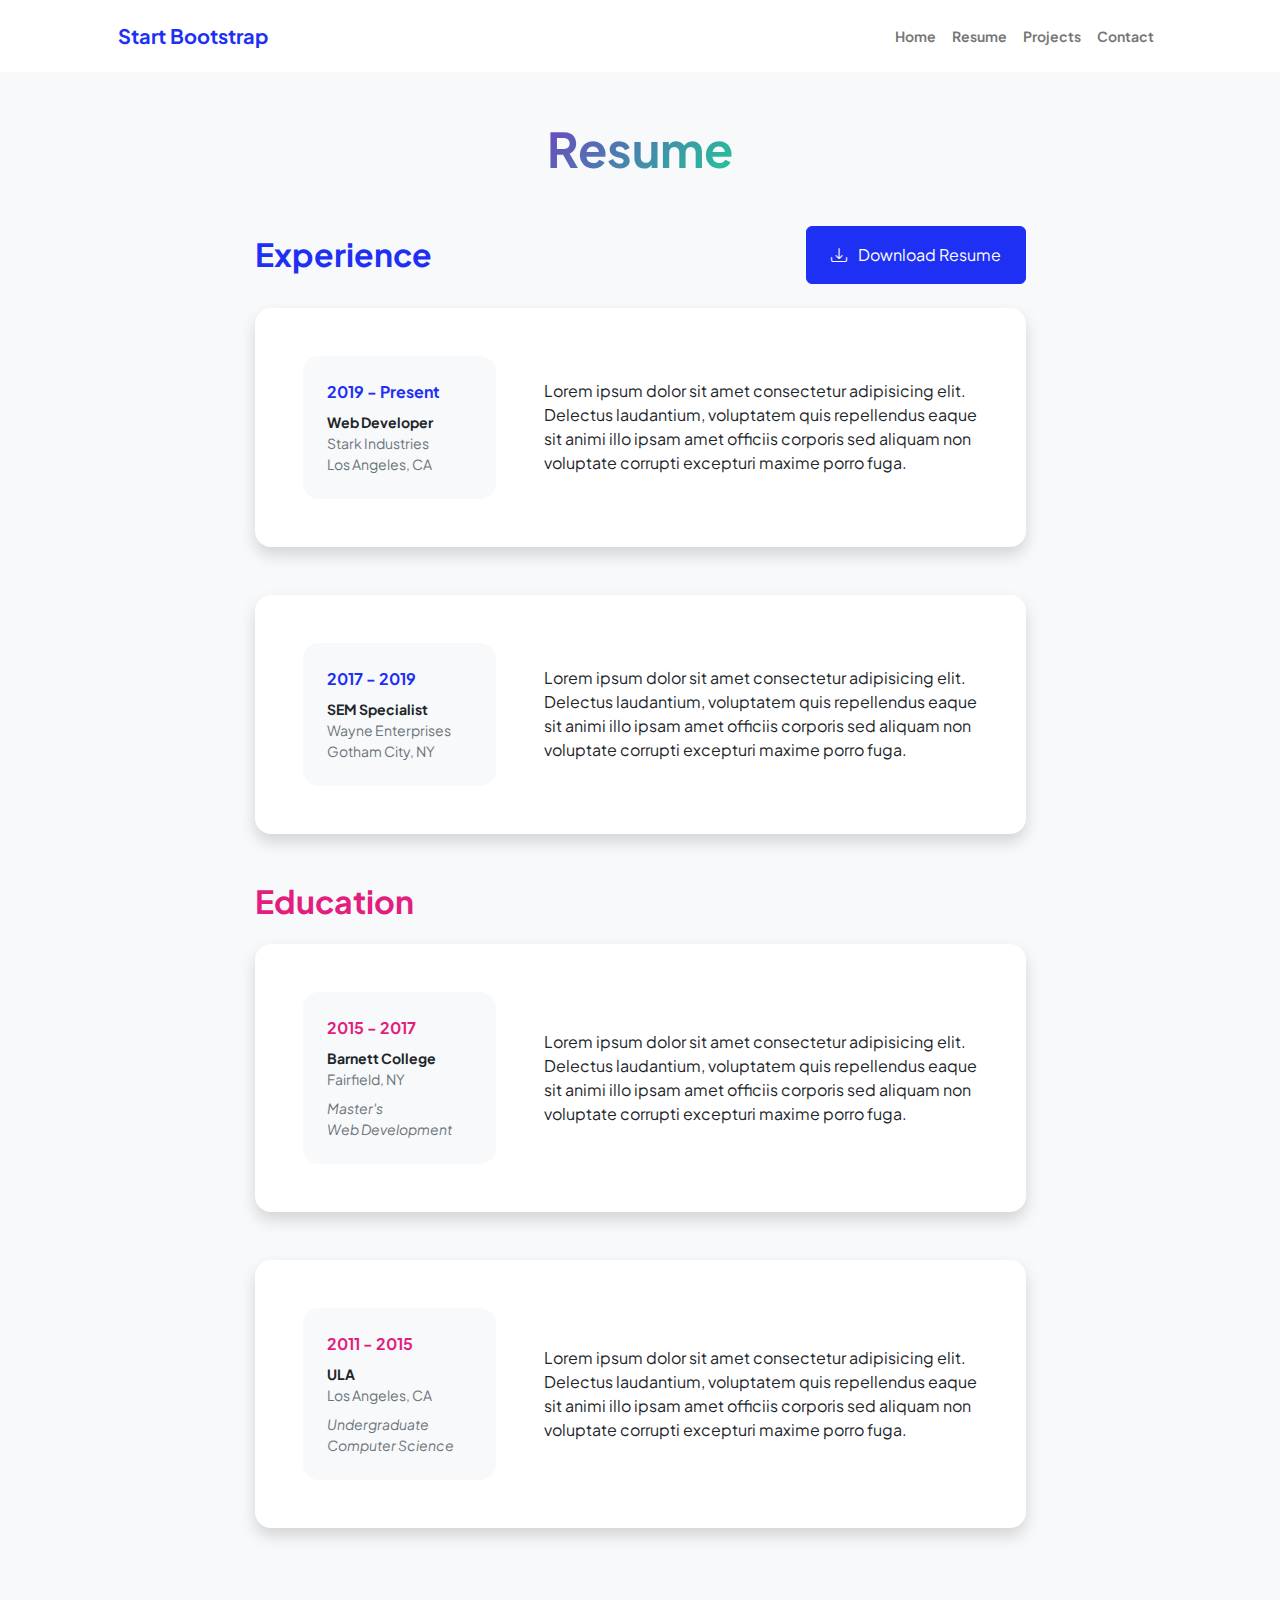
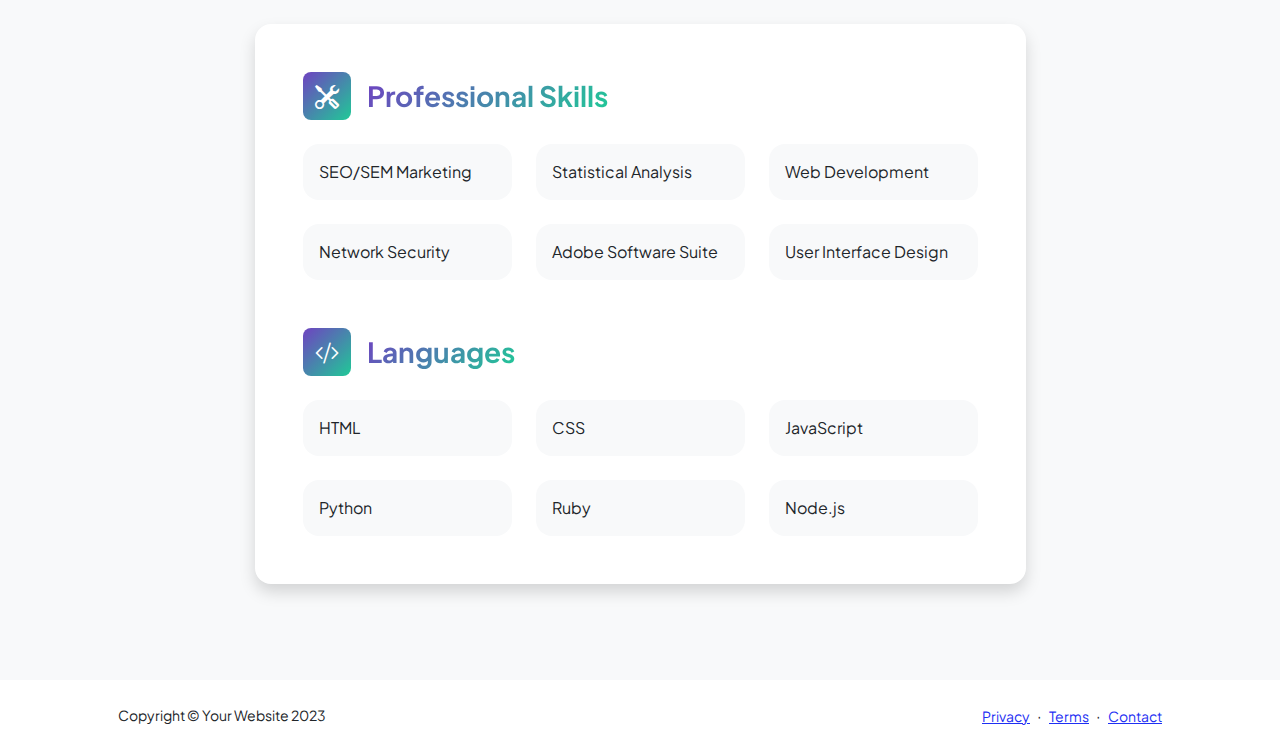
<file: resume.html>
<!DOCTYPE html>
<html lang="en">
    <head>
        <meta charset="utf-8" />
        <meta name="viewport" content="width=device-width, initial-scale=1, shrink-to-fit=no" />
        <meta name="description" content="" />
        <meta name="author" content="" />
        <title>Personal - Start Bootstrap Template</title>
        <!-- Favicon-->
        <link rel="icon" type="image/x-icon" href="assets/favicon.ico" />
        <!-- Custom Google font-->
        <link rel="preconnect" href="https://fonts.googleapis.com" />
        <link rel="preconnect" href="https://fonts.gstatic.com" crossorigin />
        <link href="https://fonts.googleapis.com/css2?family=Plus+Jakarta+Sans:wght@100;200;300;400;500;600;700;800;900&amp;display=swap" rel="stylesheet" />
        <!-- Bootstrap icons-->
        <link href="https://cdn.jsdelivr.net/npm/bootstrap-icons@1.8.1/font/bootstrap-icons.css" rel="stylesheet" />
        <!-- Core theme CSS (includes Bootstrap)-->
        <link href="css/styles.css" rel="stylesheet" />
    </head>
    <body class="d-flex flex-column h-100 bg-light">
        <main class="flex-shrink-0">
            <!-- Navigation-->
            <nav class="navbar navbar-expand-lg navbar-light bg-white py-3">
                <div class="container px-5">
                    <a class="navbar-brand" href="index.html"><span class="fw-bolder text-primary">Start Bootstrap</span></a>
                    <button class="navbar-toggler" type="button" data-bs-toggle="collapse" data-bs-target="#navbarSupportedContent" aria-controls="navbarSupportedContent" aria-expanded="false" aria-label="Toggle navigation"><span class="navbar-toggler-icon"></span></button>
                    <div class="collapse navbar-collapse" id="navbarSupportedContent">
                        <ul class="navbar-nav ms-auto mb-2 mb-lg-0 small fw-bolder">
                            <li class="nav-item"><a class="nav-link" href="index.html">Home</a></li>
                            <li class="nav-item"><a class="nav-link" href="resume.html">Resume</a></li>
                            <li class="nav-item"><a class="nav-link" href="projects.html">Projects</a></li>
                            <li class="nav-item"><a class="nav-link" href="contact.html">Contact</a></li>
                        </ul>
                    </div>
                </div>
            </nav>
            <!-- Page Content-->
            <div class="container px-5 my-5">
                <div class="text-center mb-5">
                    <h1 class="display-5 fw-bolder mb-0"><span class="text-gradient d-inline">Resume</span></h1>
                </div>
                <div class="row gx-5 justify-content-center">
                    <div class="col-lg-11 col-xl-9 col-xxl-8">
                        <!-- Experience Section-->
                        <section>
                            <div class="d-flex align-items-center justify-content-between mb-4">
                                <h2 class="text-primary fw-bolder mb-0">Experience</h2>
                                <!-- Download resume button-->
                                <!-- Note: Set the link href target to a PDF file within your project-->
                                <a class="btn btn-primary px-4 py-3" href="#!">
                                    <div class="d-inline-block bi bi-download me-2"></div>
                                    Download Resume
                                </a>
                            </div>
                            <!-- Experience Card 1-->
                            <div class="card shadow border-0 rounded-4 mb-5">
                                <div class="card-body p-5">
                                    <div class="row align-items-center gx-5">
                                        <div class="col text-center text-lg-start mb-4 mb-lg-0">
                                            <div class="bg-light p-4 rounded-4">
                                                <div class="text-primary fw-bolder mb-2">2019 - Present</div>
                                                <div class="small fw-bolder">Web Developer</div>
                                                <div class="small text-muted">Stark Industries</div>
                                                <div class="small text-muted">Los Angeles, CA</div>
                                            </div>
                                        </div>
                                        <div class="col-lg-8"><div>Lorem ipsum dolor sit amet consectetur adipisicing elit. Delectus laudantium, voluptatem quis repellendus eaque sit animi illo ipsam amet officiis corporis sed aliquam non voluptate corrupti excepturi maxime porro fuga.</div></div>
                                    </div>
                                </div>
                            </div>
                            <!-- Experience Card 2-->
                            <div class="card shadow border-0 rounded-4 mb-5">
                                <div class="card-body p-5">
                                    <div class="row align-items-center gx-5">
                                        <div class="col text-center text-lg-start mb-4 mb-lg-0">
                                            <div class="bg-light p-4 rounded-4">
                                                <div class="text-primary fw-bolder mb-2">2017 - 2019</div>
                                                <div class="small fw-bolder">SEM Specialist</div>
                                                <div class="small text-muted">Wayne Enterprises</div>
                                                <div class="small text-muted">Gotham City, NY</div>
                                            </div>
                                        </div>
                                        <div class="col-lg-8"><div>Lorem ipsum dolor sit amet consectetur adipisicing elit. Delectus laudantium, voluptatem quis repellendus eaque sit animi illo ipsam amet officiis corporis sed aliquam non voluptate corrupti excepturi maxime porro fuga.</div></div>
                                    </div>
                                </div>
                            </div>
                        </section>
                        <!-- Education Section-->
                        <section>
                            <h2 class="text-secondary fw-bolder mb-4">Education</h2>
                            <!-- Education Card 1-->
                            <div class="card shadow border-0 rounded-4 mb-5">
                                <div class="card-body p-5">
                                    <div class="row align-items-center gx-5">
                                        <div class="col text-center text-lg-start mb-4 mb-lg-0">
                                            <div class="bg-light p-4 rounded-4">
                                                <div class="text-secondary fw-bolder mb-2">2015 - 2017</div>
                                                <div class="mb-2">
                                                    <div class="small fw-bolder">Barnett College</div>
                                                    <div class="small text-muted">Fairfield, NY</div>
                                                </div>
                                                <div class="fst-italic">
                                                    <div class="small text-muted">Master's</div>
                                                    <div class="small text-muted">Web Development</div>
                                                </div>
                                            </div>
                                        </div>
                                        <div class="col-lg-8"><div>Lorem ipsum dolor sit amet consectetur adipisicing elit. Delectus laudantium, voluptatem quis repellendus eaque sit animi illo ipsam amet officiis corporis sed aliquam non voluptate corrupti excepturi maxime porro fuga.</div></div>
                                    </div>
                                </div>
                            </div>
                            <!-- Education Card 2-->
                            <div class="card shadow border-0 rounded-4 mb-5">
                                <div class="card-body p-5">
                                    <div class="row align-items-center gx-5">
                                        <div class="col text-center text-lg-start mb-4 mb-lg-0">
                                            <div class="bg-light p-4 rounded-4">
                                                <div class="text-secondary fw-bolder mb-2">2011 - 2015</div>
                                                <div class="mb-2">
                                                    <div class="small fw-bolder">ULA</div>
                                                    <div class="small text-muted">Los Angeles, CA</div>
                                                </div>
                                                <div class="fst-italic">
                                                    <div class="small text-muted">Undergraduate</div>
                                                    <div class="small text-muted">Computer Science</div>
                                                </div>
                                            </div>
                                        </div>
                                        <div class="col-lg-8"><div>Lorem ipsum dolor sit amet consectetur adipisicing elit. Delectus laudantium, voluptatem quis repellendus eaque sit animi illo ipsam amet officiis corporis sed aliquam non voluptate corrupti excepturi maxime porro fuga.</div></div>
                                    </div>
                                </div>
                            </div>
                        </section>
                        <!-- Divider-->
                        <div class="pb-5"></div>
                        <!-- Skills Section-->
                        <section>
                            <!-- Skillset Card-->
                            <div class="card shadow border-0 rounded-4 mb-5">
                                <div class="card-body p-5">
                                    <!-- Professional skills list-->
                                    <div class="mb-5">
                                        <div class="d-flex align-items-center mb-4">
                                            <div class="feature bg-primary bg-gradient-primary-to-secondary text-white rounded-3 me-3"><i class="bi bi-tools"></i></div>
                                            <h3 class="fw-bolder mb-0"><span class="text-gradient d-inline">Professional Skills</span></h3>
                                        </div>
                                        <div class="row row-cols-1 row-cols-md-3 mb-4">
                                            <div class="col mb-4 mb-md-0"><div class="d-flex align-items-center bg-light rounded-4 p-3 h-100">SEO/SEM Marketing</div></div>
                                            <div class="col mb-4 mb-md-0"><div class="d-flex align-items-center bg-light rounded-4 p-3 h-100">Statistical Analysis</div></div>
                                            <div class="col"><div class="d-flex align-items-center bg-light rounded-4 p-3 h-100">Web Development</div></div>
                                        </div>
                                        <div class="row row-cols-1 row-cols-md-3">
                                            <div class="col mb-4 mb-md-0"><div class="d-flex align-items-center bg-light rounded-4 p-3 h-100">Network Security</div></div>
                                            <div class="col mb-4 mb-md-0"><div class="d-flex align-items-center bg-light rounded-4 p-3 h-100">Adobe Software Suite</div></div>
                                            <div class="col"><div class="d-flex align-items-center bg-light rounded-4 p-3 h-100">User Interface Design</div></div>
                                        </div>
                                    </div>
                                    <!-- Languages list-->
                                    <div class="mb-0">
                                        <div class="d-flex align-items-center mb-4">
                                            <div class="feature bg-primary bg-gradient-primary-to-secondary text-white rounded-3 me-3"><i class="bi bi-code-slash"></i></div>
                                            <h3 class="fw-bolder mb-0"><span class="text-gradient d-inline">Languages</span></h3>
                                        </div>
                                        <div class="row row-cols-1 row-cols-md-3 mb-4">
                                            <div class="col mb-4 mb-md-0"><div class="d-flex align-items-center bg-light rounded-4 p-3 h-100">HTML</div></div>
                                            <div class="col mb-4 mb-md-0"><div class="d-flex align-items-center bg-light rounded-4 p-3 h-100">CSS</div></div>
                                            <div class="col"><div class="d-flex align-items-center bg-light rounded-4 p-3 h-100">JavaScript</div></div>
                                        </div>
                                        <div class="row row-cols-1 row-cols-md-3">
                                            <div class="col mb-4 mb-md-0"><div class="d-flex align-items-center bg-light rounded-4 p-3 h-100">Python</div></div>
                                            <div class="col mb-4 mb-md-0"><div class="d-flex align-items-center bg-light rounded-4 p-3 h-100">Ruby</div></div>
                                            <div class="col"><div class="d-flex align-items-center bg-light rounded-4 p-3 h-100">Node.js</div></div>
                                        </div>
                                    </div>
                                </div>
                            </div>
                        </section>
                    </div>
                </div>
            </div>
        </main>
        <!-- Footer-->
        <footer class="bg-white py-4 mt-auto">
            <div class="container px-5">
                <div class="row align-items-center justify-content-between flex-column flex-sm-row">
                    <div class="col-auto"><div class="small m-0">Copyright &copy; Your Website 2023</div></div>
                    <div class="col-auto">
                        <a class="small" href="#!">Privacy</a>
                        <span class="mx-1">&middot;</span>
                        <a class="small" href="#!">Terms</a>
                        <span class="mx-1">&middot;</span>
                        <a class="small" href="#!">Contact</a>
                    </div>
                </div>
            </div>
        </footer>
        <!-- Bootstrap core JS-->
        <script src="https://cdn.jsdelivr.net/npm/bootstrap@5.2.3/dist/js/bootstrap.bundle.min.js"></script>
        <!-- Core theme JS-->
        <script src="js/scripts.js"></script>
    </body>
</html>
</file>
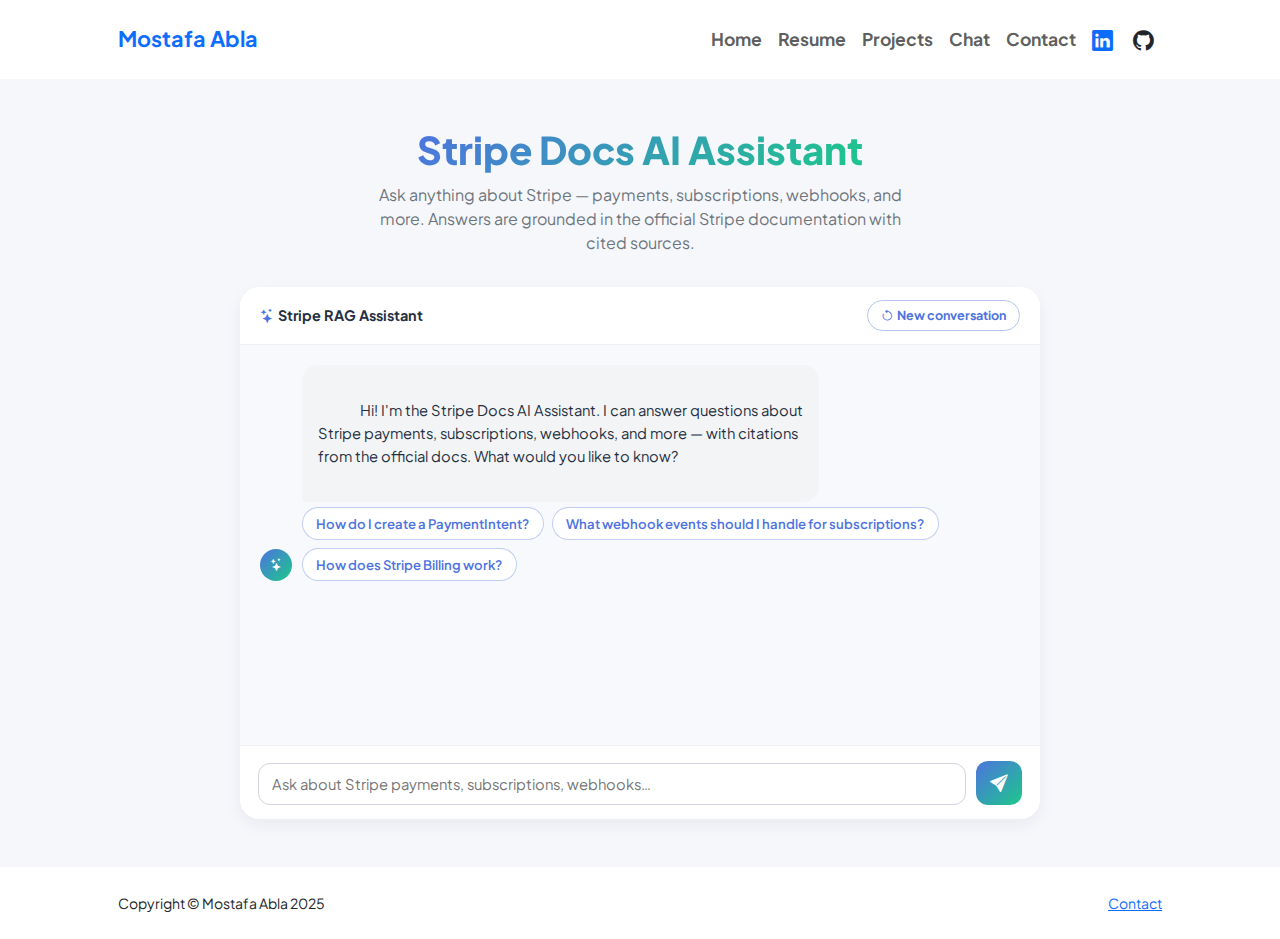
<file: stripe_rag_chatbot.html>
<!DOCTYPE html>
<html lang="en">
  <head>
    <meta charset="utf-8" />
    <meta name="viewport" content="width=device-width, initial-scale=1" />
    <title>Stripe Docs AI Assistant – Mostafa Abla</title>

    <!-- Google font -->
    <link rel="preconnect" href="https://fonts.googleapis.com" />
    <link rel="preconnect" href="https://fonts.gstatic.com" crossorigin />
    <link href="https://fonts.googleapis.com/css2?family=Plus+Jakarta+Sans:wght@300;400;600;700;800&display=swap" rel="stylesheet" />

    <!-- Bootstrap + icons -->
    <link href="https://cdn.jsdelivr.net/npm/bootstrap@5.3.3/dist/css/bootstrap.min.css" rel="stylesheet" />
    <link href="https://cdn.jsdelivr.net/npm/bootstrap-icons@1.11.3/font/bootstrap-icons.css" rel="stylesheet" />

    <style>
      :root {
        --brand-primary: #4e73df;
        --brand-secondary: #1cc88a;
        --text-strong: #243041;
        --text-muted: #6c757d;
        --card-bg: #ffffff;
      }

      body { font-family: "Plus Jakarta Sans", sans-serif; background: #f6f7fb; }

      .text-gradient {
        background: linear-gradient(135deg, var(--brand-primary), var(--brand-secondary));
        -webkit-background-clip: text; background-clip: text; color: transparent;
      }

      /* Navbar */
      .navbar-brand { text-decoration: none; }
      .navbar-brand:hover { opacity: 0.9; font-weight: 700 !important; font-size: 1.75rem; }
      .navbar-nav .nav-link { font-weight: 700 !important; font-size: 1.1rem; }

      /* Chat panel */
      .chat-panel {
        max-width: 800px;
        margin: 0 auto;
        background: var(--card-bg);
        border-radius: 1.25rem;
        box-shadow: 0 6px 16px rgba(18, 38, 63, .06);
        overflow: hidden;
        display: flex;
        flex-direction: column;
      }

      .chat-panel-header {
        display: flex;
        align-items: center;
        justify-content: space-between;
        padding: .85rem 1.25rem;
        border-bottom: 1px solid rgba(18, 38, 63, .07);
        background: #fff;
      }

      .chat-panel-header h6 {
        margin: 0;
        font-weight: 700;
        color: var(--text-strong);
        font-size: .9rem;
      }

      /* Messages area */
      #messages {
        flex: 1;
        min-height: 400px;
        max-height: 520px;
        overflow-y: auto;
        padding: 1.25rem;
        display: flex;
        flex-direction: column;
        gap: .85rem;
        background: #f8f9fc;
      }

      /* Bubbles */
      .msg-row { display: flex; gap: .6rem; align-items: flex-end; }
      .msg-row.user { flex-direction: row-reverse; }

      .bubble {
        max-width: 72%;
        padding: .7rem 1rem;
        border-radius: 1rem;
        font-size: .92rem;
        line-height: 1.55;
        word-break: break-word;
        white-space: pre-wrap;
      }

      .bubble-bot {
        background: #f3f4f6;
        color: var(--text-strong);
        border-bottom-left-radius: .25rem;
      }

      .bubble-user {
        background: linear-gradient(135deg, var(--brand-primary), var(--brand-secondary));
        color: #fff;
        border-bottom-right-radius: .25rem;
      }

      /* Avatar */
      .avatar {
        width: 32px; height: 32px;
        border-radius: 50%;
        background: linear-gradient(135deg, var(--brand-primary), var(--brand-secondary));
        display: flex; align-items: center; justify-content: center;
        flex-shrink: 0;
        font-size: .8rem; color: #fff;
      }

      /* Typing indicator */
      .typing-bubble {
        display: flex; align-items: center; gap: 4px;
        padding: .55rem .9rem;
      }
      .dot {
        width: 7px; height: 7px;
        border-radius: 50%;
        background: #9ca3af;
        animation: bounce 1.2s infinite;
      }
      .dot:nth-child(2) { animation-delay: .2s; }
      .dot:nth-child(3) { animation-delay: .4s; }
      @keyframes bounce {
        0%, 80%, 100% { transform: translateY(0); }
        40% { transform: translateY(-6px); }
      }

      /* Suggestion chips */
      .chips-row {
        display: flex; flex-wrap: wrap; gap: .5rem;
        margin-top: .35rem;
      }
      .chip {
        background: #fff;
        border: 1.5px solid rgba(78, 115, 223, .35);
        color: var(--brand-primary);
        border-radius: 999px;
        padding: .35rem .85rem;
        font-size: .82rem;
        font-weight: 600;
        cursor: pointer;
        transition: background .15s, color .15s;
      }
      .chip:hover { background: var(--brand-primary); color: #fff; }

      /* Sources */
      .sources-wrapper { margin-top: .5rem; max-width: 72%; }
      .sources-toggle {
        background: none; border: none; padding: 0;
        font-size: .8rem; font-weight: 600;
        color: var(--text-muted);
        cursor: pointer;
        display: flex; align-items: center; gap: .3rem;
      }
      .sources-toggle:hover { color: var(--brand-primary); }
      .sources-list {
        margin-top: .4rem;
        display: flex; flex-direction: column; gap: .5rem;
      }
      .source-badge {
        background: rgba(36, 48, 65, .06);
        color: #415065;
        border: 1px solid rgba(36, 48, 65, .08);
        font-weight: 600;
        border-radius: 999px;
        padding: .1rem .5rem;
        white-space: nowrap;
        flex-shrink: 0;
        font-size: .75rem;
      }
      .source-card { border: 1px solid rgba(36,48,65,.1); border-radius: .75rem; padding: .75rem 1rem; background: #fff; display: flex; flex-direction: column; gap: .35rem; }
      .source-card-header { display: flex; align-items: center; gap: .5rem; }
      .source-score { font-size: .75rem; font-weight: 700; color: var(--brand-secondary); }
      .source-title { font-size: .78rem; font-weight: 600; color: var(--text-strong); }
      .source-chunk { font-size: .78rem; color: #4b5563; line-height: 1.5; }
      .chunk-toggle { background: none; border: none; padding: 0; font-size: .75rem; font-weight: 600; color: var(--brand-primary); cursor: pointer; display: block; margin-top: .2rem; }
      .chunk-toggle:hover { text-decoration: underline; }
      .source-link { color: var(--brand-primary); text-decoration: none; font-size: .78rem; }
      .source-link:hover { text-decoration: underline; }

      /* Input bar */
      .chat-input-bar {
        display: flex; gap: .6rem;
        padding: .9rem 1.1rem;
        border-top: 1px solid rgba(18, 38, 63, .07);
        background: #fff;
        align-items: flex-end;
      }
      .chat-input-bar textarea {
        flex: 1;
        border: 1.5px solid #d1d5db;
        border-radius: .75rem;
        padding: .55rem .85rem;
        font-family: inherit;
        font-size: .92rem;
        resize: none;
        outline: none;
        max-height: 120px;
        line-height: 1.5;
        transition: border-color .15s;
      }
      .chat-input-bar textarea:focus { border-color: var(--brand-primary); }

      .btn-send {
        background: linear-gradient(135deg, var(--brand-primary), var(--brand-secondary));
        color: #fff;
        border: none;
        border-radius: .75rem;
        padding: .55rem .9rem;
        font-size: 1.1rem;
        cursor: pointer;
        transition: opacity .15s;
        flex-shrink: 0;
        align-self: flex-end;
      }
      .btn-send:disabled { opacity: .5; cursor: not-allowed; }
      .btn-send:not(:disabled):hover { opacity: .88; }

      /* Error bubble */
      .bubble-error {
        background: #fee2e2;
        color: #b91c1c;
        border-bottom-left-radius: .25rem;
      }

      /* Hero */
      .hero-section { padding: 3rem 0 2rem; text-align: center; }
      .hero-section h1 { font-size: 2.4rem; font-weight: 800; }
      .hero-section p { color: var(--text-muted); max-width: 560px; margin: .6rem auto 0; }

      /* New convo button */
      .btn-new-convo {
        background: none;
        border: 1.5px solid rgba(78, 115, 223, .4);
        color: var(--brand-primary);
        border-radius: 999px;
        padding: .3rem .8rem;
        font-size: .78rem;
        font-weight: 700;
        cursor: pointer;
        transition: background .15s, color .15s;
      }
      .btn-new-convo:hover { background: var(--brand-primary); color: #fff; }

      .bg-gradient-primary-to-secondary {
        background: linear-gradient(135deg, var(--brand-primary), var(--brand-secondary));
      }
    </style>
  </head>

  <body class="d-flex flex-column min-vh-100">
    <main class="flex-shrink-0">

      <!-- Navigation -->
      <nav class="navbar navbar-expand-lg navbar-light bg-white py-3">
        <div class="container px-5">
          <a class="navbar-brand fw-bolder text-primary" href="index.html" style="font-size: 1.35rem;">Mostafa Abla</a>

          <button
            class="navbar-toggler"
            type="button"
            data-bs-toggle="collapse"
            data-bs-target="#navbarSupportedContent"
            aria-controls="navbarSupportedContent"
            aria-expanded="false"
            aria-label="Toggle navigation"
          >
            <span class="navbar-toggler-icon"></span>
          </button>

          <div class="collapse navbar-collapse" id="navbarSupportedContent">
            <ul class="navbar-nav ms-auto mb-2 mb-lg-0 small fw-bolder align-items-center">
              <li class="nav-item"><a class="nav-link" href="index.html">Home</a></li>
              <li class="nav-item"><a class="nav-link" href="resume.html">Resume</a></li>
              <li class="nav-item"><a class="nav-link" href="projects.html">Projects</a></li>
              <li class="nav-item"><a class="nav-link" href="javascript:void(0);" onclick="if(window.cwOpen)window.cwOpen();">Chat</a></li>
              <li class="nav-item"><a class="nav-link" href="contact.html">Contact</a></li>

              <!-- LinkedIn -->
              <li class="nav-item">
                <a href="http://linkedin.com/in/mostafa-abla-984a5820a/" target="_blank" class="nav-link text-primary me-1">
                  <i class="bi bi-linkedin" style="font-size: 1.3rem;"></i>
                </a>
              </li>

              <!-- GitHub -->
              <li class="nav-item">
                <a href="https://github.com/Mostafa-M-Abla" target="_blank" class="nav-link text-dark">
                  <i class="bi bi-github" style="font-size: 1.3rem;"></i>
                </a>
              </li>
            </ul>
          </div>
        </div>
      </nav>

      <!-- Hero -->
      <section class="hero-section">
        <div class="container px-4">
          <h1><span class="text-gradient">Stripe Docs AI Assistant</span></h1>
          <p>Ask anything about Stripe — payments, subscriptions, webhooks, and more. Answers are grounded in the official Stripe documentation with cited sources.</p>
        </div>
      </section>

      <!-- Chat panel -->
      <section class="pb-5">
        <div class="container px-4">
          <div class="chat-panel">

            <!-- Panel header -->
            <div class="chat-panel-header">
              <h6><i class="bi bi-stars me-1" style="color:var(--brand-primary);"></i>Stripe RAG Assistant</h6>
              <button class="btn-new-convo" id="btnNewConvo">
                <i class="bi bi-arrow-counterclockwise me-1"></i>New conversation
              </button>
            </div>

            <!-- Messages -->
            <div id="messages"></div>

            <!-- Input bar -->
            <div class="chat-input-bar">
              <textarea
                id="questionInput"
                rows="1"
                placeholder="Ask about Stripe payments, subscriptions, webhooks…"
                onkeydown="handleKey(event)"
              ></textarea>
              <button class="btn-send" id="sendBtn" onclick="doSend()" title="Send">
                <i class="bi bi-send-fill"></i>
              </button>
            </div>
          </div>
        </div>
      </section>

    </main>

    <!-- Footer -->
    <footer class="bg-white py-4 mt-auto">
      <div class="container px-5">
        <div class="row align-items-center justify-content-between flex-column flex-sm-row">
          <div class="col-auto"><div class="small m-0">Copyright &copy; Mostafa Abla 2025</div></div>
          <div class="col-auto">
            <a class="small" href="contact.html">Contact</a>
          </div>
        </div>
      </div>
    </footer>

    <script src="https://cdn.jsdelivr.net/npm/bootstrap@5.3.3/dist/js/bootstrap.bundle.min.js"></script>

    <script>
      const API_URL = "https://stripe-rag-chatbot.fly.dev/chat/stream";

      const SUGGESTIONS = [
        "How do I create a PaymentIntent?",
        "What webhook events should I handle for subscriptions?",
        "How does Stripe Billing work?"
      ];

      let sessionId = sessionStorage.getItem("stripe_rag_session") || null;
      let busy = false;
      let chipsShown = false;

      const messagesEl = document.getElementById("messages");
      const inputEl    = document.getElementById("questionInput");
      const sendBtn    = document.getElementById("sendBtn");

      // ── helpers ──────────────────────────────────────────────────────────────

      function scrollBottom() {
        messagesEl.scrollTop = messagesEl.scrollHeight;
      }

      function setBusy(state) {
        busy = state;
        sendBtn.disabled = state;
        inputEl.disabled = state;
      }

      function autoResize() {
        inputEl.style.height = "auto";
        inputEl.style.height = Math.min(inputEl.scrollHeight, 120) + "px";
      }

      inputEl.addEventListener("input", autoResize);

      function handleKey(e) {
        if (e.key === "Enter" && !e.shiftKey) {
          e.preventDefault();
          if (!busy) doSend();
        }
      }

      // ── render helpers ────────────────────────────────────────────────────────

      function appendUserBubble(text) {
        const row = document.createElement("div");
        row.className = "msg-row user";
        row.innerHTML = `
          <div class="bubble bubble-user">${escHtml(text)}</div>
          <div class="avatar"><i class="bi bi-person-fill"></i></div>
        `;
        messagesEl.appendChild(row);
        scrollBottom();
      }

      function appendTyping() {
        const row = document.createElement("div");
        row.className = "msg-row";
        row.id = "typingRow";
        row.innerHTML = `
          <div class="avatar"><i class="bi bi-stars"></i></div>
          <div class="bubble bubble-bot typing-bubble">
            <span class="dot"></span><span class="dot"></span><span class="dot"></span>
          </div>
        `;
        messagesEl.appendChild(row);
        scrollBottom();
        return row;
      }

      function appendBotBubble() {
        const row = document.createElement("div");
        row.className = "msg-row";
        const bubble = document.createElement("div");
        bubble.className = "bubble bubble-bot";
        row.innerHTML = "";
        const av = document.createElement("div");
        av.className = "avatar";
        av.innerHTML = '<i class="bi bi-stars"></i>';
        row.appendChild(av);
        row.appendChild(bubble);
        messagesEl.appendChild(row);
        return { row, bubble };
      }

      function appendErrorBubble(msg) {
        const row = document.createElement("div");
        row.className = "msg-row";
        row.innerHTML = `
          <div class="avatar" style="background:#fee2e2;color:#b91c1c;"><i class="bi bi-exclamation-triangle-fill"></i></div>
          <div class="bubble bubble-error">${escHtml(msg)}</div>
        `;
        messagesEl.appendChild(row);
        scrollBottom();
      }

      function scoreToPercent(score) {
        return Math.min(100, Math.max(0, Math.round((score - 0.25) / 0.25 * 100)));
      }

      function toggleChunk(btn) {
        const chunk = btn.closest(".source-chunk");
        const full = chunk.querySelector(".chunk-full");
        const preview = chunk.querySelector(".chunk-preview");
        if (full.style.display === "none") {
          full.style.display = "inline";
          preview.style.display = "none";
          btn.textContent = "Show less ▲";
        } else {
          full.style.display = "none";
          preview.style.display = "inline";
          btn.textContent = "Show more ▼";
        }
      }

      function renderSources(sources, afterEl) {
        if (!sources || sources.length === 0) return;
        const wrapper = document.createElement("div");
        wrapper.className = "sources-wrapper";
        const listId = "src-" + Date.now();
        wrapper.innerHTML = `
          <button class="sources-toggle" onclick="toggleSources('${listId}', this)">
            <i class="bi bi-chevron-down"></i> ${sources.length} source${sources.length > 1 ? "s" : ""}
          </button>
          <div class="sources-list" id="${listId}" style="display:none;"></div>
        `;
        const list = wrapper.querySelector(".sources-list");
        sources.forEach((s, i) => {
          const pct = scoreToPercent(s.score || 0);
          const titleText = escHtml(
            [s.title, s.heading_path].filter(Boolean).join(" › ") || s.url
          );
          const content = s.content || "";
          const LIMIT = 200;
          let chunkHtml;
          if (content.length <= LIMIT) {
            chunkHtml = `<div class="source-chunk"><span class="chunk-preview">${escHtml(content)}</span></div>`;
          } else {
            chunkHtml = `
              <div class="source-chunk">
                <span class="chunk-preview">${escHtml(content.slice(0, LIMIT))}…</span>
                <span class="chunk-full" style="display:none">${escHtml(content)}</span>
                <button class="chunk-toggle" onclick="toggleChunk(this)">Show more ▼</button>
              </div>`;
          }
          const card = document.createElement("div");
          card.className = "source-card";
          card.innerHTML = `
            <div class="source-card-header">
              <span class="source-badge">Source ${i + 1}</span>
              <span class="source-score">Relevance: ${pct}%</span>
            </div>
            <div class="source-title">${titleText}</div>
            ${chunkHtml}
            <a class="source-link" href="${escAttr(s.url)}" target="_blank" rel="noopener">🔗 ${escHtml(s.url)}</a>
          `;
          list.appendChild(card);
        });
        // insert right after afterEl's parent row
        const parentRow = afterEl.closest ? afterEl.closest(".msg-row") : afterEl;
        if (parentRow && parentRow.parentNode) {
          parentRow.parentNode.insertBefore(wrapper, parentRow.nextSibling);
        } else {
          messagesEl.appendChild(wrapper);
        }
        scrollBottom();
      }

      function toggleSources(id, btn) {
        const list = document.getElementById(id);
        const icon = btn.querySelector("i");
        if (list.style.display === "none") {
          list.style.display = "flex";
          icon.className = "bi bi-chevron-up";
        } else {
          list.style.display = "none";
          icon.className = "bi bi-chevron-down";
        }
      }

      function escHtml(s) {
        return String(s)
          .replace(/&/g, "&amp;").replace(/</g, "&lt;")
          .replace(/>/g, "&gt;").replace(/"/g, "&quot;");
      }

      function escAttr(s) {
        return String(s).replace(/"/g, "&quot;").replace(/'/g, "&#39;");
      }

      // ── greeting + chips ──────────────────────────────────────────────────────

      function showGreeting() {
        const row = document.createElement("div");
        row.className = "msg-row";
        row.id = "greetingRow";
        row.innerHTML = `
          <div class="avatar"><i class="bi bi-stars"></i></div>
          <div>
            <div class="bubble bubble-bot">
              Hi! I'm the Stripe Docs AI Assistant. I can answer questions about Stripe payments, subscriptions, webhooks, and more — with citations from the official docs. What would you like to know?
            </div>
            <div class="chips-row" id="chipsRow"></div>
          </div>
        `;
        messagesEl.appendChild(row);

        const chipsRow = row.querySelector("#chipsRow");
        SUGGESTIONS.forEach(q => {
          const chip = document.createElement("button");
          chip.className = "chip";
          chip.textContent = q;
          chip.onclick = () => {
            removeChips();
            inputEl.value = q;
            autoResize();
            doSend();
          };
          chipsRow.appendChild(chip);
        });
        chipsShown = true;
        scrollBottom();
      }

      function removeChips() {
        const chips = document.getElementById("chipsRow");
        if (chips) chips.remove();
        chipsShown = false;
      }

      // ── main send ─────────────────────────────────────────────────────────────

      async function doSend() {
        const question = inputEl.value.trim();
        if (!question || busy) return;

        removeChips();
        inputEl.value = "";
        autoResize();
        appendUserBubble(question);

        setBusy(true);
        const typingRow = appendTyping();

        let botBubble = null;
        let botRow    = null;
        let pendingSources = null;

        try {
          const res = await fetch(API_URL, {
            method: "POST",
            headers: { "Content-Type": "application/json" },
            body: JSON.stringify({ question, session_id: sessionId })
          });

          if (!res.ok) throw new Error(`HTTP ${res.status}`);

          const reader  = res.body.getReader();
          const decoder = new TextDecoder();
          let buffer    = "";
          let firstToken = true;

          while (true) {
            const { done, value } = await reader.read();
            if (done) break;

            buffer += decoder.decode(value, { stream: true });
            const lines = buffer.split("\n");
            buffer = lines.pop();

            for (const line of lines) {
              if (!line.startsWith("data: ")) continue;
              let parsed;
              try { parsed = JSON.parse(line.slice(6)); } catch (e) { continue; }

              if (parsed.type === "token") {
                if (firstToken) {
                  typingRow.remove();
                  const el = appendBotBubble();
                  botBubble = el.bubble;
                  botRow    = el.row;
                  firstToken = false;
                }
                botBubble.textContent += parsed.text;
                scrollBottom();
              } else if (parsed.type === "sources") {
                pendingSources = parsed.sources;
              } else if (parsed.type === "session_id") {
                sessionId = parsed.session_id;
                sessionStorage.setItem("stripe_rag_session", sessionId);
              } else if (parsed.type === "done") {
                if (pendingSources && botRow) {
                  renderSources(pendingSources, botRow);
                }
              }
            }
          }

          // flush remaining buffer
          if (buffer.startsWith("data: ")) {
            try {
              const parsed = JSON.parse(buffer.slice(6));
              if (parsed.type === "done" && pendingSources && botRow) {
                renderSources(pendingSources, botRow);
              }
            } catch(e) {}
          }

          if (firstToken) {
            // no tokens received
            typingRow.remove();
            appendErrorBubble("No response received. Please try again.");
          }

        } catch (err) {
          typingRow.remove();
          appendErrorBubble("Connection error: " + err.message + ". Make sure the backend is running.");
        } finally {
          setBusy(false);
          inputEl.focus();
        }
      }

      // ── new conversation ───────────────────────────────────────────────────────

      document.getElementById("btnNewConvo").addEventListener("click", () => {
        sessionId = null;
        sessionStorage.removeItem("stripe_rag_session");
        messagesEl.innerHTML = "";
        showGreeting();
      });

      // ── init ──────────────────────────────────────────────────────────────────
      showGreeting();
    </script>
  </body>
</html>
</file>
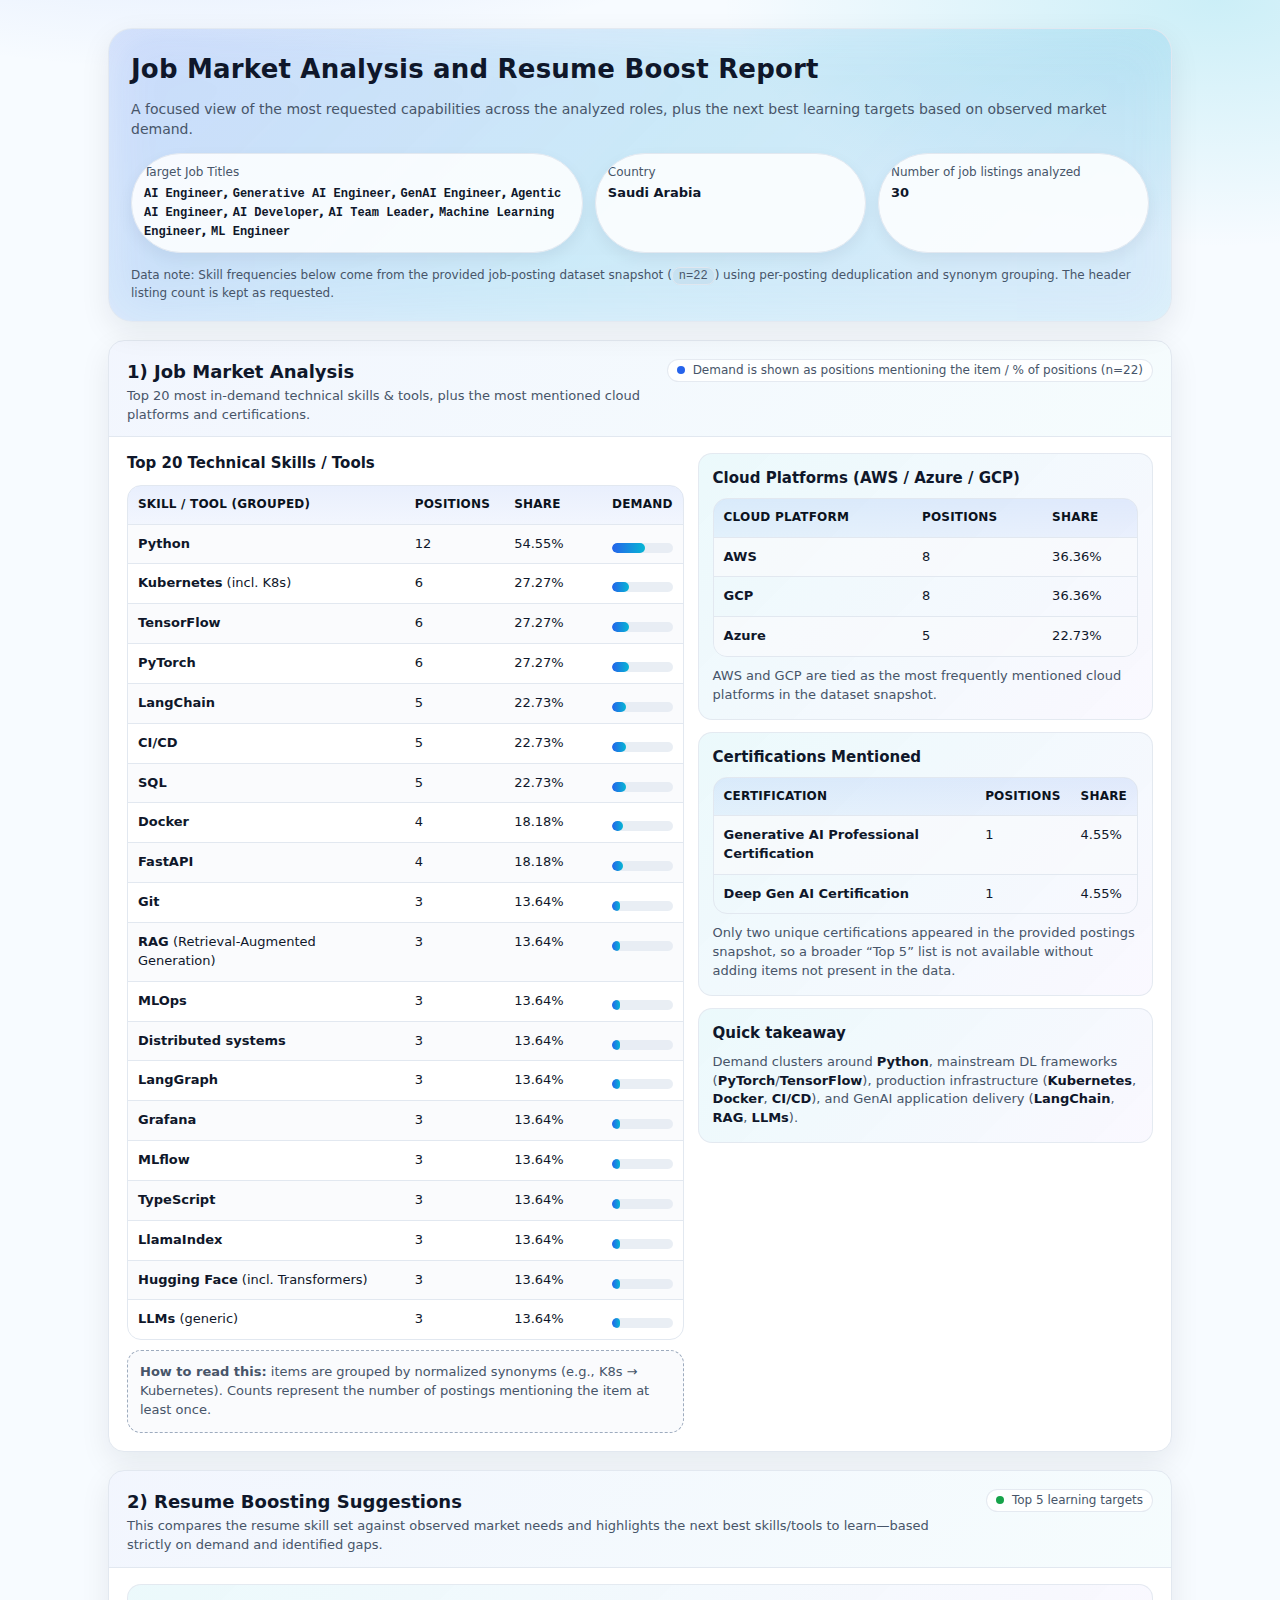
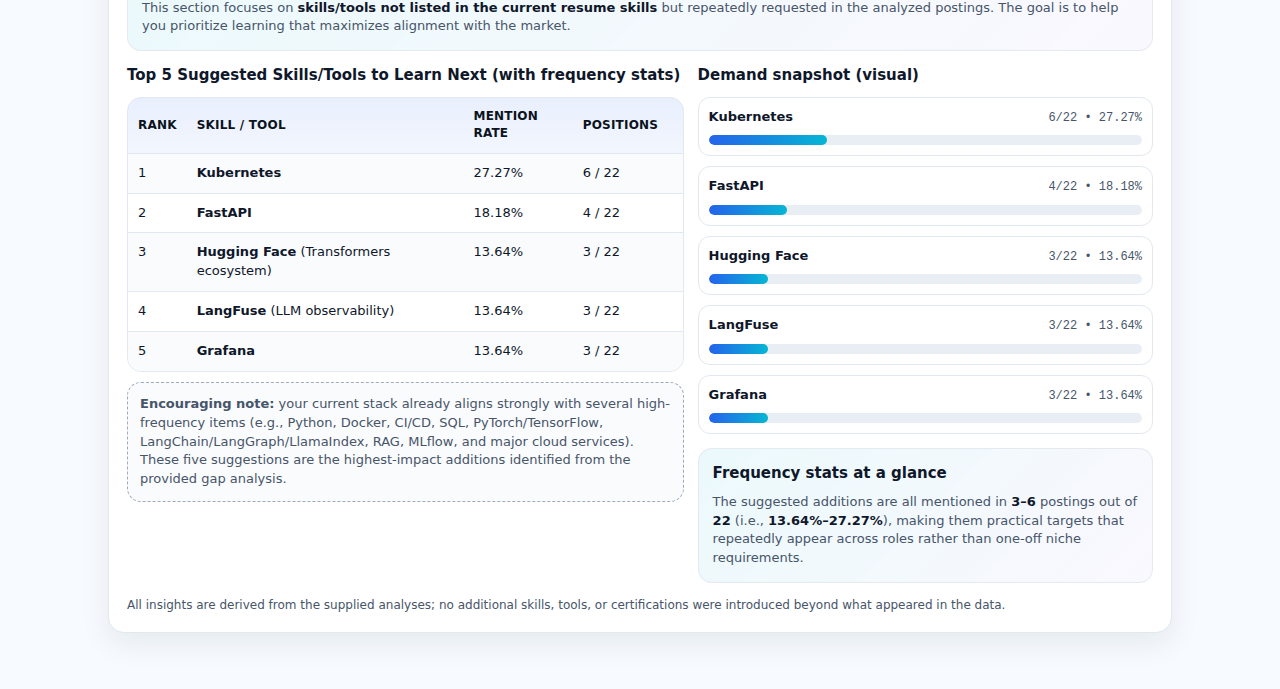
<file: assets/job_market_report_saudi.html>
<!doctype html>
<html lang="en">
<head>
  <meta charset="utf-8" />
  <meta name="viewport" content="width=device-width,initial-scale=1" />
  <title>Job Market Analysis and Resume Boost Report</title>
  <style>
    :root{
      --bg:#f7fbff;
      --card:#ffffff;
      --text:#0f172a;
      --muted:#475569;
      --line:#e2e8f0;
      --primary:#2563eb;
      --primary-2:#06b6d4;
      --accent:#a78bfa;
      --good:#16a34a;
      --warn:#f59e0b;
      --shadow: 0 10px 30px rgba(15, 23, 42, .08);
      --radius: 16px;
      --mono: ui-monospace, SFMono-Regular, Menlo, Monaco, Consolas, "Liberation Mono", "Courier New", monospace;
      --sans: ui-sans-serif, system-ui, -apple-system, Segoe UI, Roboto, Helvetica, Arial, "Apple Color Emoji", "Segoe UI Emoji";
    }

    *{box-sizing:border-box}
    body{
      margin:0;
      font-family:var(--sans);
      color:var(--text);
      background:
        radial-gradient(1100px 500px at 15% -10%, rgba(37,99,235,.18), transparent 60%),
        radial-gradient(900px 450px at 95% 0%, rgba(6,182,212,.18), transparent 55%),
        radial-gradient(900px 450px at 60% 115%, rgba(167,139,250,.16), transparent 55%),
        var(--bg);
      line-height:1.45;
    }

    .wrap{max-width:1100px;margin:0 auto;padding:28px 18px 56px}

    header{
      background: linear-gradient(135deg, rgba(37,99,235,.10), rgba(6,182,212,.10));
      border:1px solid rgba(226,232,240,.9);
      border-radius: calc(var(--radius) + 8px);
      padding: 22px 22px 18px;
      box-shadow: var(--shadow);
      position: relative;
      overflow:hidden;
    }
    header:before{
      content:"";
      position:absolute;inset:-2px;
      background: linear-gradient(135deg, rgba(37,99,235,.35), rgba(6,182,212,.25), rgba(167,139,250,.25));
      filter: blur(26px);
      opacity:.35;
      z-index:0;
    }
    header > *{position:relative;z-index:1}

    h1{margin:0 0 10px;font-size:26px;letter-spacing:.2px}
    .sub{color:var(--muted);margin:0 0 14px;font-size:14px}

    .meta{
      display:grid;
      grid-template-columns: 1.25fr .75fr .75fr;
      gap:12px;
    }
    .pill{
      background: rgba(255,255,255,.85);
      border:1px solid var(--line);
      border-radius: 999px;
      padding:10px 12px;
      box-shadow: 0 6px 16px rgba(15, 23, 42, .06);
      overflow:hidden;
    }
    .pill .k{font-size:12px;color:var(--muted);margin-bottom:2px}
    .pill .v{font-weight:650;font-size:13px}
    .pill code{font-family:var(--mono);font-size:12px}

    .section{
      margin-top:18px;
      background: var(--card);
      border:1px solid var(--line);
      border-radius: var(--radius);
      box-shadow: var(--shadow);
      overflow:hidden;
    }
    .section .hd{
      display:flex;align-items:flex-start;justify-content:space-between;gap:16px;
      padding:18px 18px 12px;
      border-bottom:1px solid var(--line);
      background: linear-gradient(135deg, rgba(37,99,235,.06), rgba(6,182,212,.04));
    }
    .section h2{margin:0;font-size:18px}
    .section .hint{margin:2px 0 0;color:var(--muted);font-size:13px}
    .section .bd{padding:16px 18px 18px}

    .grid-2{display:grid;grid-template-columns: 1.1fr .9fr;gap:14px}
    @media (max-width: 980px){.meta{grid-template-columns:1fr}.grid-2{grid-template-columns:1fr}}

    .callout{
      border:1px solid rgba(226,232,240,.9);
      border-radius: 14px;
      padding:14px;
      background: linear-gradient(135deg, rgba(6,182,212,.08), rgba(167,139,250,.06));
    }
    .callout b{color:var(--text)}
    .small{font-size:13px;color:var(--muted)}

    table{width:100%;border-collapse:separate;border-spacing:0;overflow:hidden;border-radius:14px;border:1px solid var(--line)}
    thead th{
      text-align:left;
      font-size:12px;
      color:#0b1220;
      background: linear-gradient(180deg, rgba(37,99,235,.10), rgba(37,99,235,.06));
      border-bottom:1px solid var(--line);
      padding:10px 10px;
      letter-spacing:.2px;
      text-transform:uppercase;
    }
    tbody td{
      padding:10px 10px;
      border-bottom:1px solid var(--line);
      font-size:13px;
      vertical-align:top;
    }
    tbody tr:last-child td{border-bottom:none}
    tbody tr:nth-child(odd){background: rgba(248,250,252,.75)}

    .tag{
      display:inline-flex;align-items:center;gap:8px;
      padding:2px 9px;
      border-radius:999px;
      border:1px solid rgba(226,232,240,.9);
      background: rgba(255,255,255,.9);
      font-size:12px;
      color: var(--muted);
      white-space:nowrap;
    }
    .dot{width:8px;height:8px;border-radius:50%;background:var(--primary)}

    .bars{display:flex;flex-direction:column;gap:10px}
    .bar{
      border:1px solid var(--line);
      border-radius: 12px;
      background: #fff;
      padding:10px 10px 10px;
    }
    .bar-top{display:flex;justify-content:space-between;gap:12px;align-items:baseline}
    .bar-name{font-weight:650;font-size:13px}
    .bar-meta{font-family:var(--mono);font-size:12px;color:var(--muted)}
    .track{margin-top:8px;height:10px;border-radius:999px;background: rgba(226,232,240,.75);overflow:hidden}
    .fill{height:100%;border-radius:999px;background: linear-gradient(90deg, var(--primary), var(--primary-2));}

    .note{
      margin-top:10px;
      padding:12px 12px;
      border-radius: 14px;
      border:1px dashed rgba(148,163,184,.9);
      background: rgba(248,250,252,.7);
      color: var(--muted);
      font-size: 13px;
    }

    .foot{margin-top:14px;color:var(--muted);font-size:12px}
    .kbd{font-family:var(--mono);background:rgba(15,23,42,.04);border:1px solid rgba(226,232,240,.9);padding:1px 6px;border-radius:8px}
  </style>
</head>
<body>
  <div class="wrap">
    <header>
      <h1>Job Market Analysis and Resume Boost Report</h1>
      <p class="sub">A focused view of the most requested capabilities across the analyzed roles, plus the next best learning targets based on observed market demand.</p>

      <div class="meta">
        <div class="pill">
          <div class="k">Target Job Titles</div>
          <div class="v"><code>AI Engineer</code>, <code>Generative AI Engineer</code>, <code>GenAI Engineer</code>, <code>Agentic AI Engineer</code>, <code>AI Developer</code>, <code>AI Team Leader</code>, <code>Machine Learning Engineer</code>, <code>ML Engineer</code></div>
        </div>
        <div class="pill">
          <div class="k">Country</div>
          <div class="v">Saudi Arabia</div>
        </div>
        <div class="pill">
          <div class="k">Number of job listings analyzed</div>
          <div class="v">30</div>
        </div>
      </div>

      <div class="foot">Data note: Skill frequencies below come from the provided job-posting dataset snapshot (<span class="kbd">n=22</span>) using per-posting deduplication and synonym grouping. The header listing count is kept as requested.</div>
    </header>

    <!-- SECTION 1 -->
    <section class="section" id="market">
      <div class="hd">
        <div>
          <h2>1) Job Market Analysis</h2>
          <div class="hint">Top 20 most in-demand technical skills & tools, plus the most mentioned cloud platforms and certifications.</div>
        </div>
        <div class="tag"><span class="dot"></span> Demand is shown as positions mentioning the item / % of positions (n=22)</div>
      </div>

      <div class="bd">
        <div class="grid-2">
          <div>
            <h3 style="margin:0 0 10px;font-size:15px;">Top 20 Technical Skills / Tools</h3>
            <table aria-label="Top 20 technical skills and tools">
              <thead>
                <tr>
                  <th style="width:52%">Skill / Tool (Grouped)</th>
                  <th style="width:18%">Positions</th>
                  <th style="width:18%">Share</th>
                  <th style="width:12%">Demand</th>
                </tr>
              </thead>
              <tbody>
                <tr><td><b>Python</b></td><td>12</td><td>54.55%</td><td><div class="track"><div class="fill" style="width:54.55%"></div></div></td></tr>
                <tr><td><b>Kubernetes</b> (incl. K8s)</td><td>6</td><td>27.27%</td><td><div class="track"><div class="fill" style="width:27.27%"></div></div></td></tr>
                <tr><td><b>TensorFlow</b></td><td>6</td><td>27.27%</td><td><div class="track"><div class="fill" style="width:27.27%"></div></div></td></tr>
                <tr><td><b>PyTorch</b></td><td>6</td><td>27.27%</td><td><div class="track"><div class="fill" style="width:27.27%"></div></div></td></tr>
                <tr><td><b>LangChain</b></td><td>5</td><td>22.73%</td><td><div class="track"><div class="fill" style="width:22.73%"></div></div></td></tr>
                <tr><td><b>CI/CD</b></td><td>5</td><td>22.73%</td><td><div class="track"><div class="fill" style="width:22.73%"></div></div></td></tr>
                <tr><td><b>SQL</b></td><td>5</td><td>22.73%</td><td><div class="track"><div class="fill" style="width:22.73%"></div></div></td></tr>
                <tr><td><b>Docker</b></td><td>4</td><td>18.18%</td><td><div class="track"><div class="fill" style="width:18.18%"></div></div></td></tr>
                <tr><td><b>FastAPI</b></td><td>4</td><td>18.18%</td><td><div class="track"><div class="fill" style="width:18.18%"></div></div></td></tr>
                <tr><td><b>Git</b></td><td>3</td><td>13.64%</td><td><div class="track"><div class="fill" style="width:13.64%"></div></div></td></tr>
                <tr><td><b>RAG</b> (Retrieval-Augmented Generation)</td><td>3</td><td>13.64%</td><td><div class="track"><div class="fill" style="width:13.64%"></div></div></td></tr>
                <tr><td><b>MLOps</b></td><td>3</td><td>13.64%</td><td><div class="track"><div class="fill" style="width:13.64%"></div></div></td></tr>
                <tr><td><b>Distributed systems</b></td><td>3</td><td>13.64%</td><td><div class="track"><div class="fill" style="width:13.64%"></div></div></td></tr>
                <tr><td><b>LangGraph</b></td><td>3</td><td>13.64%</td><td><div class="track"><div class="fill" style="width:13.64%"></div></div></td></tr>
                <tr><td><b>Grafana</b></td><td>3</td><td>13.64%</td><td><div class="track"><div class="fill" style="width:13.64%"></div></div></td></tr>
                <tr><td><b>MLflow</b></td><td>3</td><td>13.64%</td><td><div class="track"><div class="fill" style="width:13.64%"></div></div></td></tr>
                <tr><td><b>TypeScript</b></td><td>3</td><td>13.64%</td><td><div class="track"><div class="fill" style="width:13.64%"></div></div></td></tr>
                <tr><td><b>LlamaIndex</b></td><td>3</td><td>13.64%</td><td><div class="track"><div class="fill" style="width:13.64%"></div></div></td></tr>
                <tr><td><b>Hugging Face</b> (incl. Transformers)</td><td>3</td><td>13.64%</td><td><div class="track"><div class="fill" style="width:13.64%"></div></div></td></tr>
                <tr><td><b>LLMs</b> (generic)</td><td>3</td><td>13.64%</td><td><div class="track"><div class="fill" style="width:13.64%"></div></div></td></tr>
              </tbody>
            </table>

            <div class="note">
              <b>How to read this:</b> items are grouped by normalized synonyms (e.g., K8s → Kubernetes). Counts represent the number of postings mentioning the item at least once.
            </div>
          </div>

          <div>
            <div class="callout">
              <h3 style="margin:0 0 8px;font-size:15px;">Cloud Platforms (AWS / Azure / GCP)</h3>
              <table aria-label="Top cloud platforms">
                <thead>
                  <tr>
                    <th>Cloud Platform</th>
                    <th>Positions</th>
                    <th>Share</th>
                  </tr>
                </thead>
                <tbody>
                  <tr><td><b>AWS</b></td><td>8</td><td>36.36%</td></tr>
                  <tr><td><b>GCP</b></td><td>8</td><td>36.36%</td></tr>
                  <tr><td><b>Azure</b></td><td>5</td><td>22.73%</td></tr>
                </tbody>
              </table>
              <div class="small" style="margin-top:10px;">AWS and GCP are tied as the most frequently mentioned cloud platforms in the dataset snapshot.</div>
            </div>

            <div style="height:12px"></div>

            <div class="callout">
              <h3 style="margin:0 0 8px;font-size:15px;">Certifications Mentioned</h3>
              <table aria-label="Certifications mentioned">
                <thead>
                  <tr>
                    <th>Certification</th>
                    <th>Positions</th>
                    <th>Share</th>
                  </tr>
                </thead>
                <tbody>
                  <tr><td><b>Generative AI Professional Certification</b></td><td>1</td><td>4.55%</td></tr>
                  <tr><td><b>Deep Gen AI Certification</b></td><td>1</td><td>4.55%</td></tr>
                </tbody>
              </table>
              <div class="small" style="margin-top:10px;">Only two unique certifications appeared in the provided postings snapshot, so a broader “Top 5” list is not available without adding items not present in the data.</div>
            </div>

            <div style="height:12px"></div>

            <div class="callout">
              <h3 style="margin:0 0 8px;font-size:15px;">Quick takeaway</h3>
              <div class="small">
                Demand clusters around <b>Python</b>, mainstream DL frameworks (<b>PyTorch</b>/<b>TensorFlow</b>), production infrastructure (<b>Kubernetes</b>, <b>Docker</b>, <b>CI/CD</b>), and GenAI application delivery (<b>LangChain</b>, <b>RAG</b>, <b>LLMs</b>).
              </div>
            </div>
          </div>
        </div>
      </div>
    </section>

    <!-- SECTION 2 -->
    <section class="section" id="boost">
      <div class="hd">
        <div>
          <h2>2) Resume Boosting Suggestions</h2>
          <div class="hint">This compares the resume skill set against observed market needs and highlights the next best skills/tools to learn—based strictly on demand and identified gaps.</div>
        </div>
        <div class="tag"><span class="dot" style="background:var(--good)"></span> Top 5 learning targets</div>
      </div>

      <div class="bd">
        <div class="callout" style="margin-bottom:14px;">
          <div class="small">
            This section focuses on <b>skills/tools not listed in the current resume skills</b> but repeatedly requested in the analyzed postings. The goal is to help you prioritize learning that maximizes alignment with the market.
          </div>
        </div>

        <div class="grid-2">
          <div>
            <h3 style="margin:0 0 10px;font-size:15px;">Top 5 Suggested Skills/Tools to Learn Next (with frequency stats)</h3>
            <table aria-label="Top 5 next skills/tools">
              <thead>
                <tr>
                  <th style="width:8%">Rank</th>
                  <th style="width:52%">Skill / Tool</th>
                  <th style="width:20%">Mention rate</th>
                  <th style="width:20%">Positions</th>
                </tr>
              </thead>
              <tbody>
                <tr><td>1</td><td><b>Kubernetes</b></td><td>27.27%</td><td>6 / 22</td></tr>
                <tr><td>2</td><td><b>FastAPI</b></td><td>18.18%</td><td>4 / 22</td></tr>
                <tr><td>3</td><td><b>Hugging Face</b> (Transformers ecosystem)</td><td>13.64%</td><td>3 / 22</td></tr>
                <tr><td>4</td><td><b>LangFuse</b> (LLM observability)</td><td>13.64%</td><td>3 / 22</td></tr>
                <tr><td>5</td><td><b>Grafana</b></td><td>13.64%</td><td>3 / 22</td></tr>
              </tbody>
            </table>

            <div class="note">
              <b>Encouraging note:</b> your current stack already aligns strongly with several high-frequency items (e.g., Python, Docker, CI/CD, SQL, PyTorch/TensorFlow, LangChain/LangGraph/LlamaIndex, RAG, MLflow, and major cloud services). These five suggestions are the highest-impact additions identified from the provided gap analysis.
            </div>
          </div>

          <div>
            <h3 style="margin:0 0 10px;font-size:15px;">Demand snapshot (visual)</h3>
            <div class="bars" aria-label="Demand snapshot bars">
              <div class="bar">
                <div class="bar-top"><div class="bar-name">Kubernetes</div><div class="bar-meta">6/22 • 27.27%</div></div>
                <div class="track"><div class="fill" style="width:27.27%"></div></div>
              </div>
              <div class="bar">
                <div class="bar-top"><div class="bar-name">FastAPI</div><div class="bar-meta">4/22 • 18.18%</div></div>
                <div class="track"><div class="fill" style="width:18.18%"></div></div>
              </div>
              <div class="bar">
                <div class="bar-top"><div class="bar-name">Hugging Face</div><div class="bar-meta">3/22 • 13.64%</div></div>
                <div class="track"><div class="fill" style="width:13.64%"></div></div>
              </div>
              <div class="bar">
                <div class="bar-top"><div class="bar-name">LangFuse</div><div class="bar-meta">3/22 • 13.64%</div></div>
                <div class="track"><div class="fill" style="width:13.64%"></div></div>
              </div>
              <div class="bar">
                <div class="bar-top"><div class="bar-name">Grafana</div><div class="bar-meta">3/22 • 13.64%</div></div>
                <div class="track"><div class="fill" style="width:13.64%"></div></div>
              </div>
            </div>

            <div class="callout" style="margin-top:14px;">
              <h3 style="margin:0 0 8px;font-size:15px;">Frequency stats at a glance</h3>
              <div class="small">
                The suggested additions are all mentioned in <b>3–6</b> postings out of <b>22</b> (i.e., <b>13.64%–27.27%</b>), making them practical targets that repeatedly appear across roles rather than one-off niche requirements.
              </div>
            </div>
          </div>
        </div>

        <div class="foot">All insights are derived from the supplied analyses; no additional skills, tools, or certifications were introduced beyond what appeared in the data.</div>
      </div>
    </section>
  </div>
</body>
</html>
</file>
